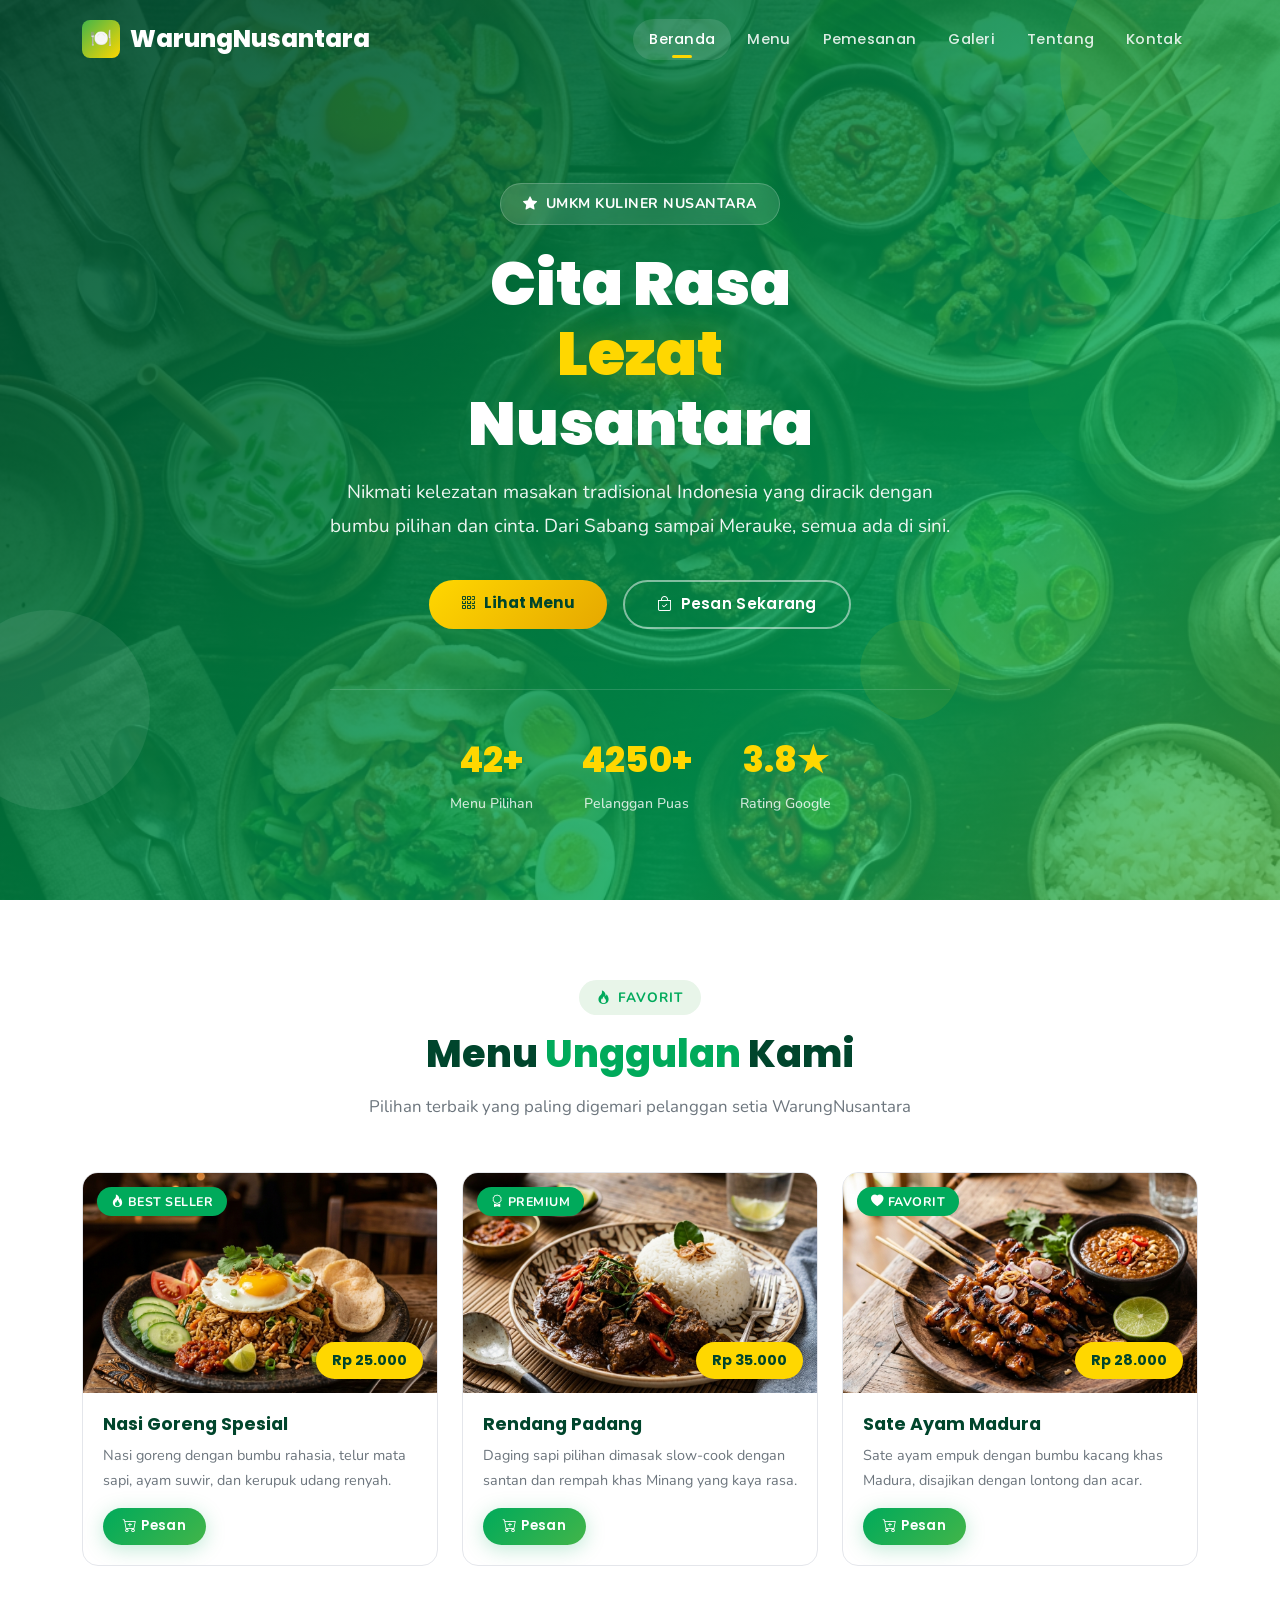
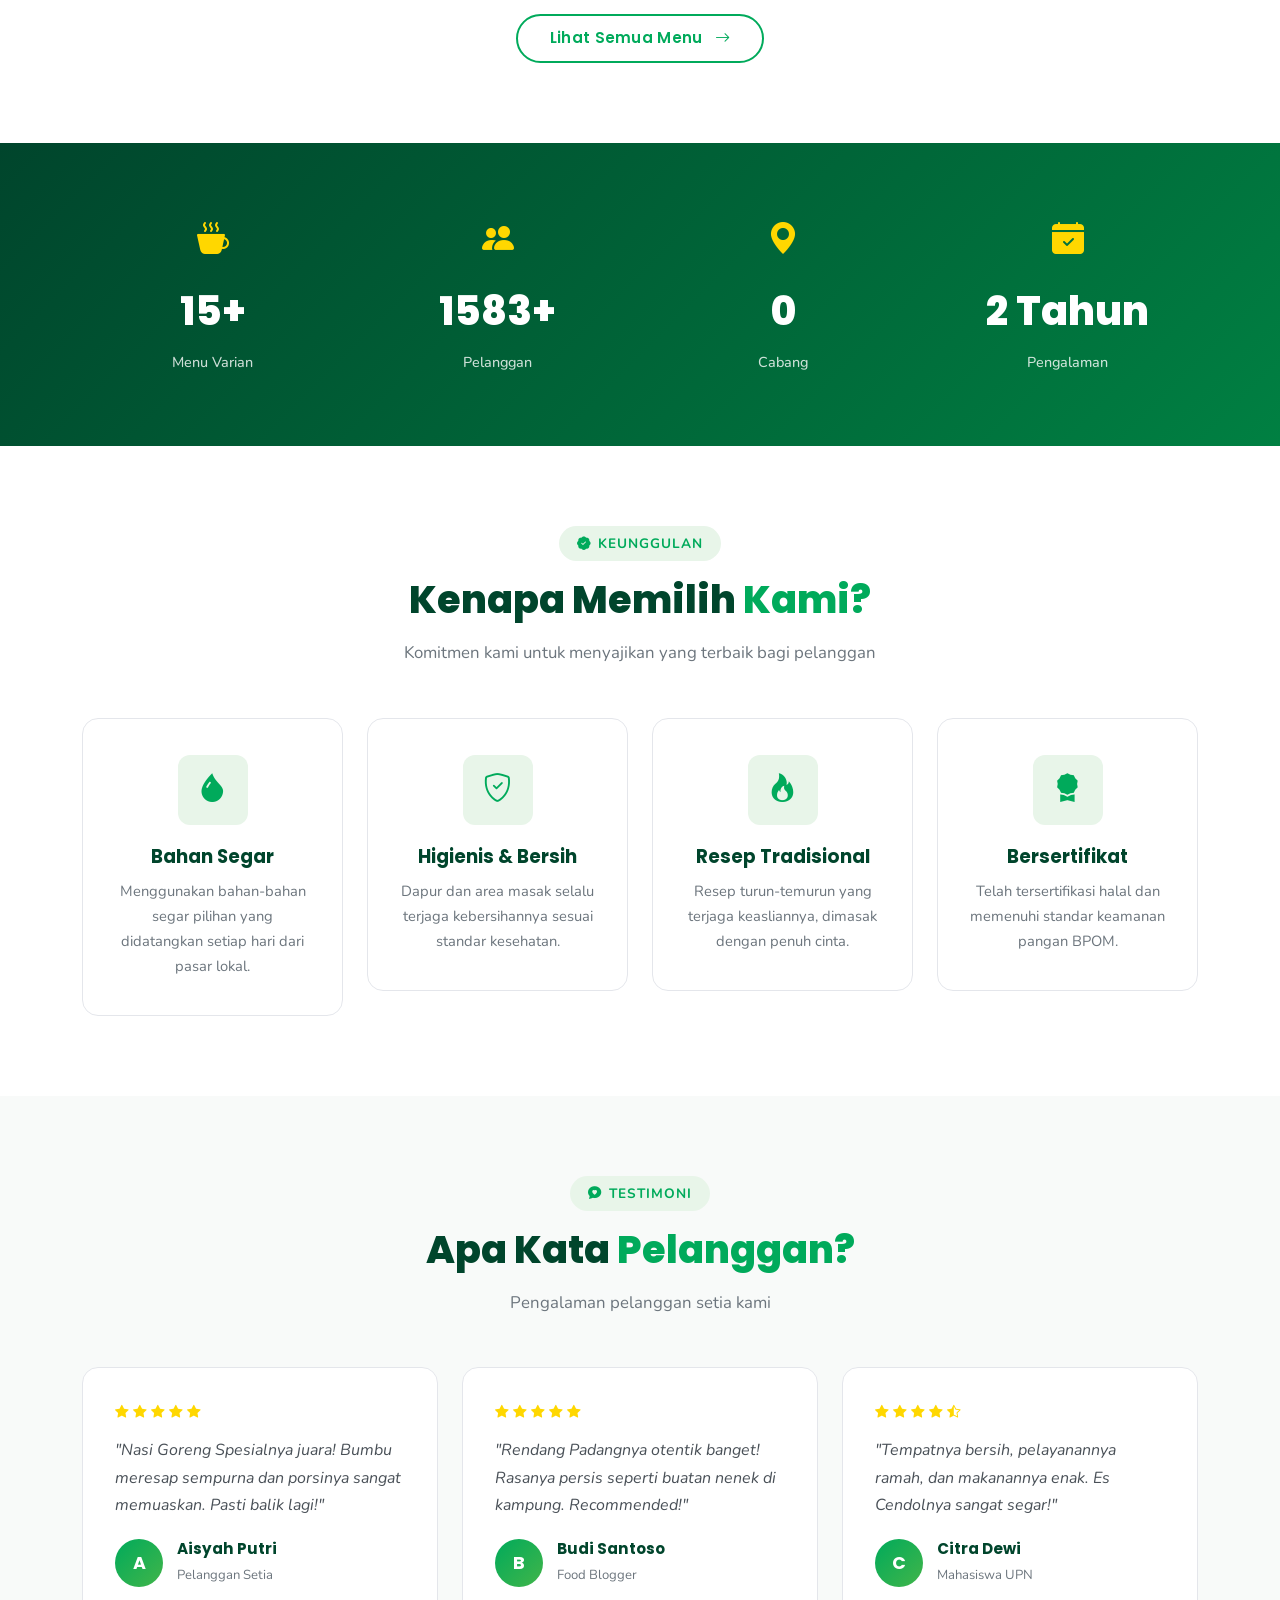
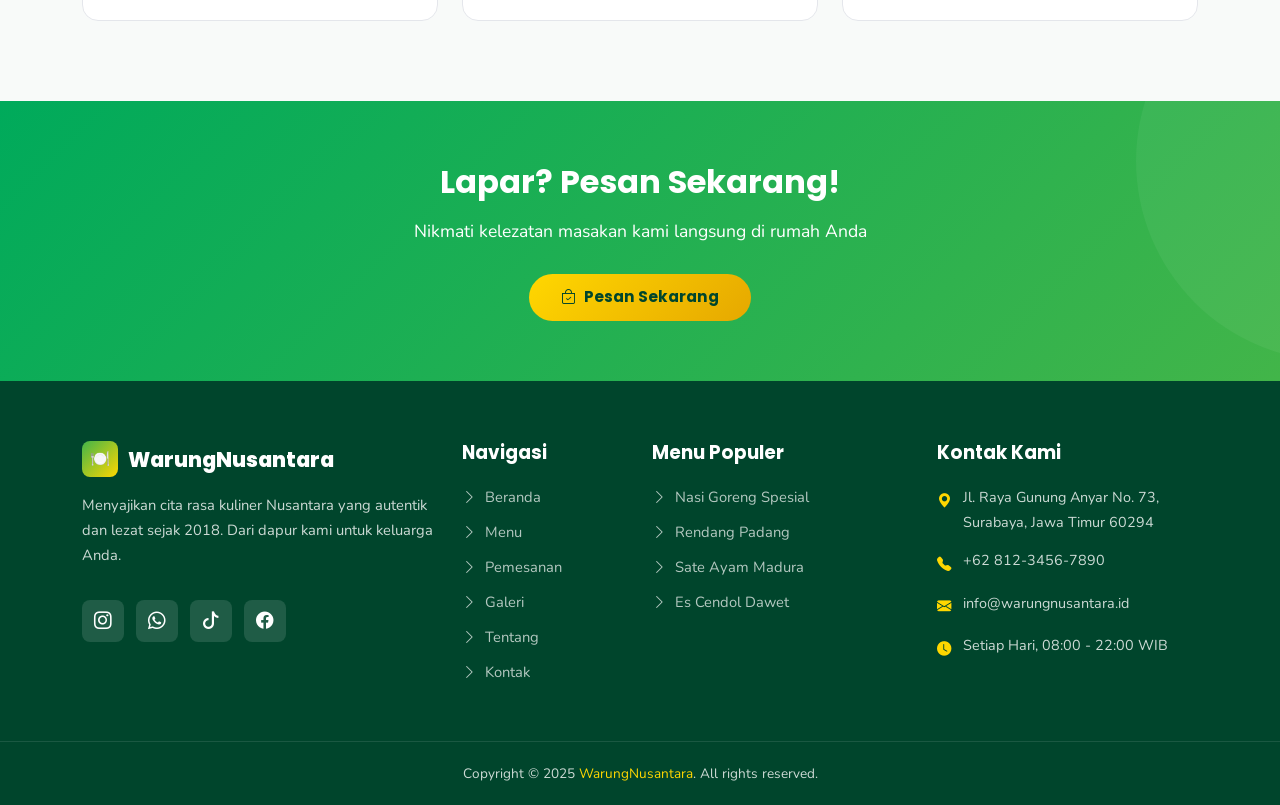
<file: index.html>
<!DOCTYPE html>
<html lang="id">
<head>
  <meta charset="UTF-8">
  <meta name="viewport" content="width=device-width, initial-scale=1.0">
  <title>WarungNusantara - Cita Rasa Kuliner Nusantara</title>
  <meta name="description" content="WarungNusantara menyajikan cita rasa kuliner Nusantara yang autentik dan lezat. Nikmati Nasi Goreng, Rendang, Sate Ayam, dan masih banyak lagi.">
  <!-- Bootstrap 5.3 CSS -->
  <link href="https://cdn.jsdelivr.net/npm/bootstrap@5.3.0/dist/css/bootstrap.min.css" rel="stylesheet">
  <!-- Bootstrap Icons -->
  <link href="https://cdn.jsdelivr.net/npm/bootstrap-icons@1.11.0/font/bootstrap-icons.css" rel="stylesheet">
  <!-- AOS Animation -->
  <link href="https://unpkg.com/aos@2.3.1/dist/aos.css" rel="stylesheet">
  <!-- Custom CSS -->
  <link rel="stylesheet" href="css/style.css">
</head>
<body>

  <!-- Preloader -->
  <div id="preloader">
    <div class="preloader-spinner"></div>
  </div>

  <!-- Navbar -->
  <nav class="navbar navbar-expand-lg navbar-custom fixed-top" id="mainNavbar">
    <div class="container">
      <a class="navbar-brand" href="index.html">
        <div class="brand-icon">🍽️</div>
        WarungNusantara
      </a>
      <button class="navbar-toggler" type="button" data-bs-toggle="collapse" data-bs-target="#navbarNav">
        <span class="navbar-toggler-icon"></span>
      </button>
      <div class="collapse navbar-collapse" id="navbarNav">
        <ul class="navbar-nav ms-auto">
          <li class="nav-item"><a class="nav-link" href="index.html">Beranda</a></li>
          <li class="nav-item"><a class="nav-link" href="menu.html">Menu</a></li>
          <li class="nav-item"><a class="nav-link" href="order.html">Pemesanan</a></li>
          <li class="nav-item"><a class="nav-link" href="galeri.html">Galeri</a></li>
          <li class="nav-item"><a class="nav-link" href="about.html">Tentang</a></li>
          <li class="nav-item"><a class="nav-link" href="kontak.html">Kontak</a></li>
        </ul>
      </div>
    </div>
  </nav>

  <!-- Hero Section -->
  <section class="hero-section" id="hero">
    <div class="hero-bg">
      <img src="img/hero-food.png" alt="Indonesian Food Spread">
    </div>
    <div class="hero-particles">
      <div class="particle"></div>
      <div class="particle"></div>
      <div class="particle"></div>
      <div class="particle"></div>
    </div>
    <div class="hero-content">
      <div class="hero-badge">
        <i class="bi bi-star-fill"></i> UMKM Kuliner Nusantara
      </div>
      <h1>Cita Rasa<br><span class="text-accent" id="typingText">Lezat</span><br>Nusantara</h1>
      <p class="hero-desc">Nikmati kelezatan masakan tradisional Indonesia yang diracik dengan bumbu pilihan dan cinta. Dari Sabang sampai Merauke, semua ada di sini.</p>
      <div class="hero-buttons">
        <a href="menu.html" class="btn btn-accent btn-lg">
          <i class="bi bi-grid-3x3-gap me-2"></i>Lihat Menu
        </a>
        <a href="order.html" class="btn btn-outline-custom btn-lg">
          <i class="bi bi-bag-check me-2"></i>Pesan Sekarang
        </a>
      </div>
      <div class="hero-stats">
        <div class="stat-item">
          <span class="stat-number counter" data-target="50" data-suffix="+">0</span>
          <span class="stat-label">Menu Pilihan</span>
        </div>
        <div class="stat-item">
          <span class="stat-number counter" data-target="5000" data-suffix="+">0</span>
          <span class="stat-label">Pelanggan Puas</span>
        </div>
        <div class="stat-item">
          <span class="stat-number counter" data-target="4" data-suffix=".8★">0</span>
          <span class="stat-label">Rating Google</span>
        </div>
      </div>
    </div>
  </section>

  <!-- Menu Unggulan Section -->
  <section class="section-padding" id="menuUnggulan">
    <div class="container">
      <div class="section-title" data-aos="fade-up">
        <div class="section-badge"><i class="bi bi-fire"></i> Favorit</div>
        <h2>Menu <span class="text-accent">Unggulan</span> Kami</h2>
        <p>Pilihan terbaik yang paling digemari pelanggan setia WarungNusantara</p>
      </div>
      <div class="row g-4">
        <!-- Card 1 -->
        <div class="col-lg-4 col-md-6" data-aos="fade-up" data-aos-delay="100">
          <div class="menu-card">
            <div class="card-img-wrapper">
              <img src="img/nasi-goreng.png" alt="Nasi Goreng Spesial">
              <span class="card-badge"><i class="bi bi-fire me-1"></i>Best Seller</span>
              <span class="card-price">Rp 25.000</span>
            </div>
            <div class="card-body">
              <h5>Nasi Goreng Spesial</h5>
              <p>Nasi goreng dengan bumbu rahasia, telur mata sapi, ayam suwir, dan kerupuk udang renyah.</p>
              <a href="order.html" class="btn btn-primary-custom btn-sm">
                <i class="bi bi-cart-plus me-1"></i>Pesan
              </a>
            </div>
          </div>
        </div>
        <!-- Card 2 -->
        <div class="col-lg-4 col-md-6" data-aos="fade-up" data-aos-delay="200">
          <div class="menu-card">
            <div class="card-img-wrapper">
              <img src="img/rendang.png" alt="Rendang Padang">
              <span class="card-badge"><i class="bi bi-award me-1"></i>Premium</span>
              <span class="card-price">Rp 35.000</span>
            </div>
            <div class="card-body">
              <h5>Rendang Padang</h5>
              <p>Daging sapi pilihan dimasak slow-cook dengan santan dan rempah khas Minang yang kaya rasa.</p>
              <a href="order.html" class="btn btn-primary-custom btn-sm">
                <i class="bi bi-cart-plus me-1"></i>Pesan
              </a>
            </div>
          </div>
        </div>
        <!-- Card 3 -->
        <div class="col-lg-4 col-md-6" data-aos="fade-up" data-aos-delay="300">
          <div class="menu-card">
            <div class="card-img-wrapper">
              <img src="img/sate-ayam.png" alt="Sate Ayam Madura">
              <span class="card-badge"><i class="bi bi-heart-fill me-1"></i>Favorit</span>
              <span class="card-price">Rp 28.000</span>
            </div>
            <div class="card-body">
              <h5>Sate Ayam Madura</h5>
              <p>Sate ayam empuk dengan bumbu kacang khas Madura, disajikan dengan lontong dan acar.</p>
              <a href="order.html" class="btn btn-primary-custom btn-sm">
                <i class="bi bi-cart-plus me-1"></i>Pesan
              </a>
            </div>
          </div>
        </div>
      </div>
      <div class="text-center mt-5" data-aos="fade-up">
        <a href="menu.html" class="btn btn-outline-custom" style="color:var(--primary);border-color:var(--primary);">
          Lihat Semua Menu <i class="bi bi-arrow-right ms-2"></i>
        </a>
      </div>
    </div>
  </section>

  <!-- Stats Section -->
  <section class="stats-section">
    <div class="container">
      <div class="row g-4">
        <div class="col-6 col-lg-3" data-aos="fade-up">
          <div class="stat-box">
            <div class="stat-icon"><i class="bi bi-cup-hot-fill"></i></div>
            <span class="counter" data-target="50" data-suffix="+">0</span>
            <span class="stat-label">Menu Varian</span>
          </div>
        </div>
        <div class="col-6 col-lg-3" data-aos="fade-up" data-aos-delay="100">
          <div class="stat-box">
            <div class="stat-icon"><i class="bi bi-people-fill"></i></div>
            <span class="counter" data-target="5000" data-suffix="+">0</span>
            <span class="stat-label">Pelanggan </span>
          </div>
        </div>
        <div class="col-6 col-lg-3" data-aos="fade-up" data-aos-delay="200">
          <div class="stat-box">
            <div class="stat-icon"><i class="bi bi-geo-alt-fill"></i></div>
            <span class="counter" data-target="3">0</span>
            <span class="stat-label">Cabang</span>
          </div>
        </div>
        <div class="col-6 col-lg-3" data-aos="fade-up" data-aos-delay="300">
          <div class="stat-box">
            <div class="stat-icon"><i class="bi bi-calendar-check-fill"></i></div>
            <span class="counter" data-target="8" data-suffix=" Tahun">0</span>
            <span class="stat-label">Pengalaman</span>
          </div>
        </div>
      </div>
    </div>
  </section>

  <!-- Kenapa Kami Section -->
  <section class="section-padding" id="kenapaKami">
    <div class="container">
      <div class="section-title" data-aos="fade-up">
        <div class="section-badge"><i class="bi bi-patch-check-fill"></i> Keunggulan</div>
        <h2>Kenapa Memilih <span class="text-accent">Kami?</span></h2>
        <p>Komitmen kami untuk menyajikan yang terbaik bagi pelanggan</p>
      </div>
      <div class="row g-4">
        <div class="col-lg-3 col-md-6" data-aos="fade-up" data-aos-delay="100">
          <div class="feature-card">
            <div class="feature-icon"><i class="bi bi-droplet-fill"></i></div>
            <h5>Bahan Segar</h5>
            <p>Menggunakan bahan-bahan segar pilihan yang didatangkan setiap hari dari pasar lokal.</p>
          </div>
        </div>
        <div class="col-lg-3 col-md-6" data-aos="fade-up" data-aos-delay="200">
          <div class="feature-card">
            <div class="feature-icon"><i class="bi bi-shield-check"></i></div>
            <h5>Higienis & Bersih</h5>
            <p>Dapur dan area masak selalu terjaga kebersihannya sesuai standar kesehatan.</p>
          </div>
        </div>
        <div class="col-lg-3 col-md-6" data-aos="fade-up" data-aos-delay="300">
          <div class="feature-card">
            <div class="feature-icon"><i class="bi bi-fire"></i></div>
            <h5>Resep Tradisional</h5>
            <p>Resep turun-temurun yang terjaga keasliannya, dimasak dengan penuh cinta.</p>
          </div>
        </div>
        <div class="col-lg-3 col-md-6" data-aos="fade-up" data-aos-delay="400">
          <div class="feature-card">
            <div class="feature-icon"><i class="bi bi-award-fill"></i></div>
            <h5>Bersertifikat</h5>
            <p>Telah tersertifikasi halal dan memenuhi standar keamanan pangan BPOM.</p>
          </div>
        </div>
      </div>
    </div>
  </section>

  <!-- Testimonial Section -->
  <section class="section-padding" style="background: var(--off-white);" id="testimoni">
    <div class="container">
      <div class="section-title" data-aos="fade-up">
        <div class="section-badge"><i class="bi bi-chat-heart-fill"></i> Testimoni</div>
        <h2>Apa Kata <span class="text-accent">Pelanggan?</span></h2>
        <p>Pengalaman pelanggan setia kami</p>
      </div>
      <div class="row g-4">
        <div class="col-lg-4 col-md-6" data-aos="fade-up" data-aos-delay="100">
          <div class="testimonial-card">
            <div class="stars">
              <i class="bi bi-star-fill"></i>
              <i class="bi bi-star-fill"></i>
              <i class="bi bi-star-fill"></i>
              <i class="bi bi-star-fill"></i>
              <i class="bi bi-star-fill"></i>
            </div>
            <p>"Nasi Goreng Spesialnya juara! Bumbu meresap sempurna dan porsinya sangat memuaskan. Pasti balik lagi!"</p>
            <div class="reviewer">
              <div class="reviewer-avatar">A</div>
              <div class="reviewer-info">
                <h6>Aisyah Putri</h6>
                <small>Pelanggan Setia</small>
              </div>
            </div>
          </div>
        </div>
        <div class="col-lg-4 col-md-6" data-aos="fade-up" data-aos-delay="200">
          <div class="testimonial-card">
            <div class="stars">
              <i class="bi bi-star-fill"></i>
              <i class="bi bi-star-fill"></i>
              <i class="bi bi-star-fill"></i>
              <i class="bi bi-star-fill"></i>
              <i class="bi bi-star-fill"></i>
            </div>
            <p>"Rendang Padangnya otentik banget! Rasanya persis seperti buatan nenek di kampung. Recommended!"</p>
            <div class="reviewer">
              <div class="reviewer-avatar">B</div>
              <div class="reviewer-info">
                <h6>Budi Santoso</h6>
                <small>Food Blogger</small>
              </div>
            </div>
          </div>
        </div>
        <div class="col-lg-4 col-md-6" data-aos="fade-up" data-aos-delay="300">
          <div class="testimonial-card">
            <div class="stars">
              <i class="bi bi-star-fill"></i>
              <i class="bi bi-star-fill"></i>
              <i class="bi bi-star-fill"></i>
              <i class="bi bi-star-fill"></i>
              <i class="bi bi-star-half"></i>
            </div>
            <p>"Tempatnya bersih, pelayanannya ramah, dan makanannya enak. Es Cendolnya sangat segar!"</p>
            <div class="reviewer">
              <div class="reviewer-avatar">C</div>
              <div class="reviewer-info">
                <h6>Citra Dewi</h6>
                <small>Mahasiswa UPN</small>
              </div>
            </div>
          </div>
        </div>
      </div>
    </div>
  </section>

  <!-- CTA Section -->
  <section class="cta-section">
    <div class="container position-relative">
      <h2 data-aos="fade-up">Lapar? Pesan Sekarang!</h2>
      <p data-aos="fade-up" data-aos-delay="100">Nikmati kelezatan masakan kami langsung di rumah Anda</p>
      <a href="order.html" class="btn btn-accent btn-lg" data-aos="fade-up" data-aos-delay="200">
        <i class="bi bi-bag-check me-2"></i>Pesan Sekarang
      </a>
    </div>
  </section>

  <!-- Footer -->
  <footer class="footer" id="footer">
    <div class="container">
      <div class="row g-4">
        <!-- Brand -->
        <div class="col-lg-4 col-md-6">
          <div class="footer-brand">
            <div class="brand-icon">🍽️</div>
            <span>WarungNusantara</span>
          </div>
          <p>Menyajikan cita rasa kuliner Nusantara yang autentik dan lezat sejak 2018. Dari dapur kami untuk keluarga Anda.</p>
          <div class="social-links">
            <a href="#" title="Instagram"><i class="bi bi-instagram"></i></a>
            <a href="#" title="WhatsApp"><i class="bi bi-whatsapp"></i></a>
            <a href="#" title="TikTok"><i class="bi bi-tiktok"></i></a>
            <a href="#" title="Facebook"><i class="bi bi-facebook"></i></a>
          </div>
        </div>
        <!-- Quick Links -->
        <div class="col-lg-2 col-md-6">
          <h5>Navigasi</h5>
          <ul class="footer-links">
            <li><a href="index.html"><i class="bi bi-chevron-right"></i> Beranda</a></li>
            <li><a href="menu.html"><i class="bi bi-chevron-right"></i> Menu</a></li>
            <li><a href="order.html"><i class="bi bi-chevron-right"></i> Pemesanan</a></li>
            <li><a href="galeri.html"><i class="bi bi-chevron-right"></i> Galeri</a></li>
            <li><a href="about.html"><i class="bi bi-chevron-right"></i> Tentang</a></li>
            <li><a href="kontak.html"><i class="bi bi-chevron-right"></i> Kontak</a></li>
          </ul>
        </div>
        <!-- Menu Popular -->
        <div class="col-lg-3 col-md-6">
          <h5>Menu Populer</h5>
          <ul class="footer-links">
            <li><a href="menu.html"><i class="bi bi-chevron-right"></i> Nasi Goreng Spesial</a></li>
            <li><a href="menu.html"><i class="bi bi-chevron-right"></i> Rendang Padang</a></li>
            <li><a href="menu.html"><i class="bi bi-chevron-right"></i> Sate Ayam Madura</a></li>
            <li><a href="menu.html"><i class="bi bi-chevron-right"></i> Es Cendol Dawet</a></li>
          </ul>
        </div>
        <!-- Contact -->
        <div class="col-lg-3 col-md-6">
          <h5>Kontak Kami</h5>
          <div class="footer-contact-item">
            <i class="bi bi-geo-alt-fill"></i>
            <span>Jl. Raya Gunung Anyar No. 73, Surabaya, Jawa Timur 60294</span>
          </div>
          <div class="footer-contact-item">
            <i class="bi bi-telephone-fill"></i>
            <span>+62 812-3456-7890</span>
          </div>
          <div class="footer-contact-item">
            <i class="bi bi-envelope-fill"></i>
            <span>info@warungnusantara.id</span>
          </div>
          <div class="footer-contact-item">
            <i class="bi bi-clock-fill"></i>
            <span>Setiap Hari, 08:00 - 22:00 WIB</span>
          </div>
        </div>
      </div>
    </div>
    <div class="footer-bottom">
      <div class="container">
        <p>Copyright &copy; 2025 <a href="index.html">WarungNusantara</a>. All rights reserved.</p>
      </div>
    </div>
  </footer>

  <!-- Back to Top -->
  <button id="backToTop" class="back-to-top" title="Kembali ke atas">
    <i class="bi bi-arrow-up"></i>
  </button>

  <!-- Bootstrap JS -->
  <script src="https://cdn.jsdelivr.net/npm/bootstrap@5.3.0/dist/js/bootstrap.bundle.min.js"></script>
  <!-- AOS -->
  <script src="https://unpkg.com/aos@2.3.1/dist/aos.js"></script>
  <!-- Custom JS -->
  <script src="js/script.js"></script>
</body>
</html>
</file>
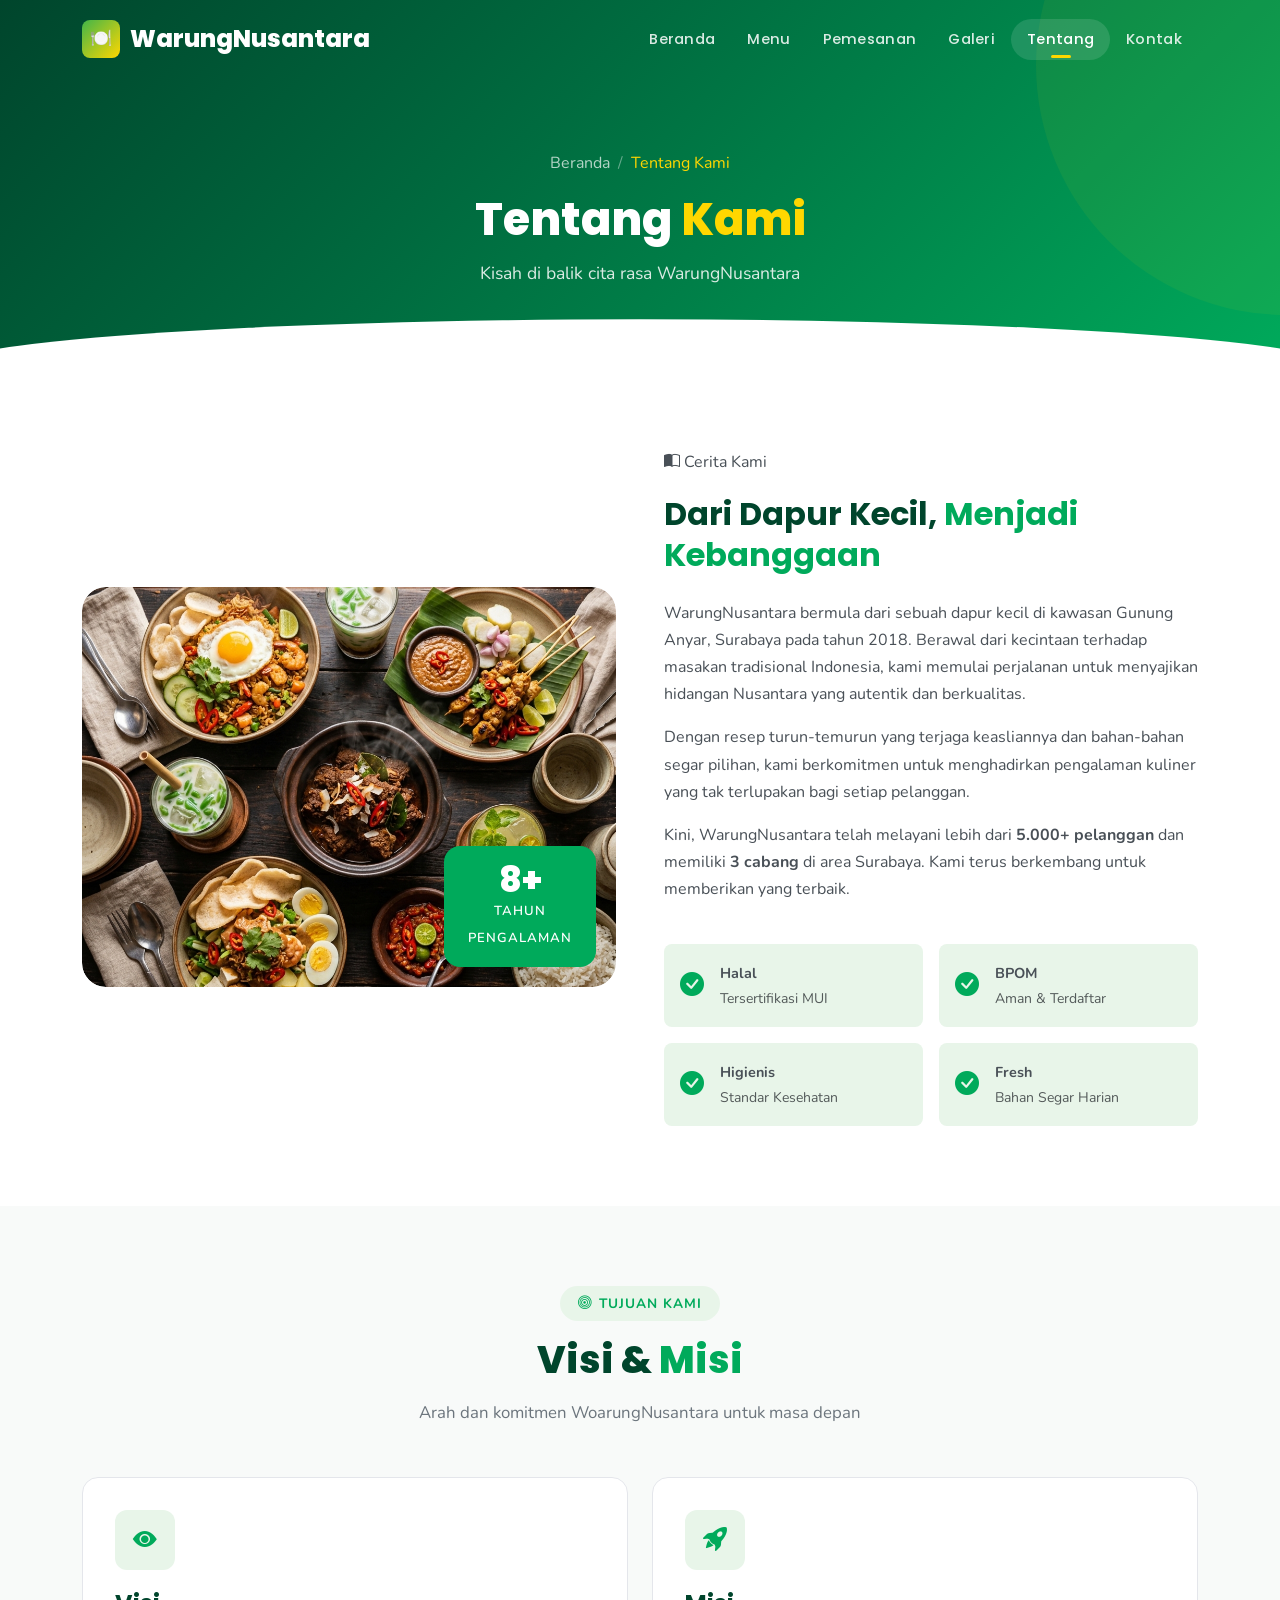
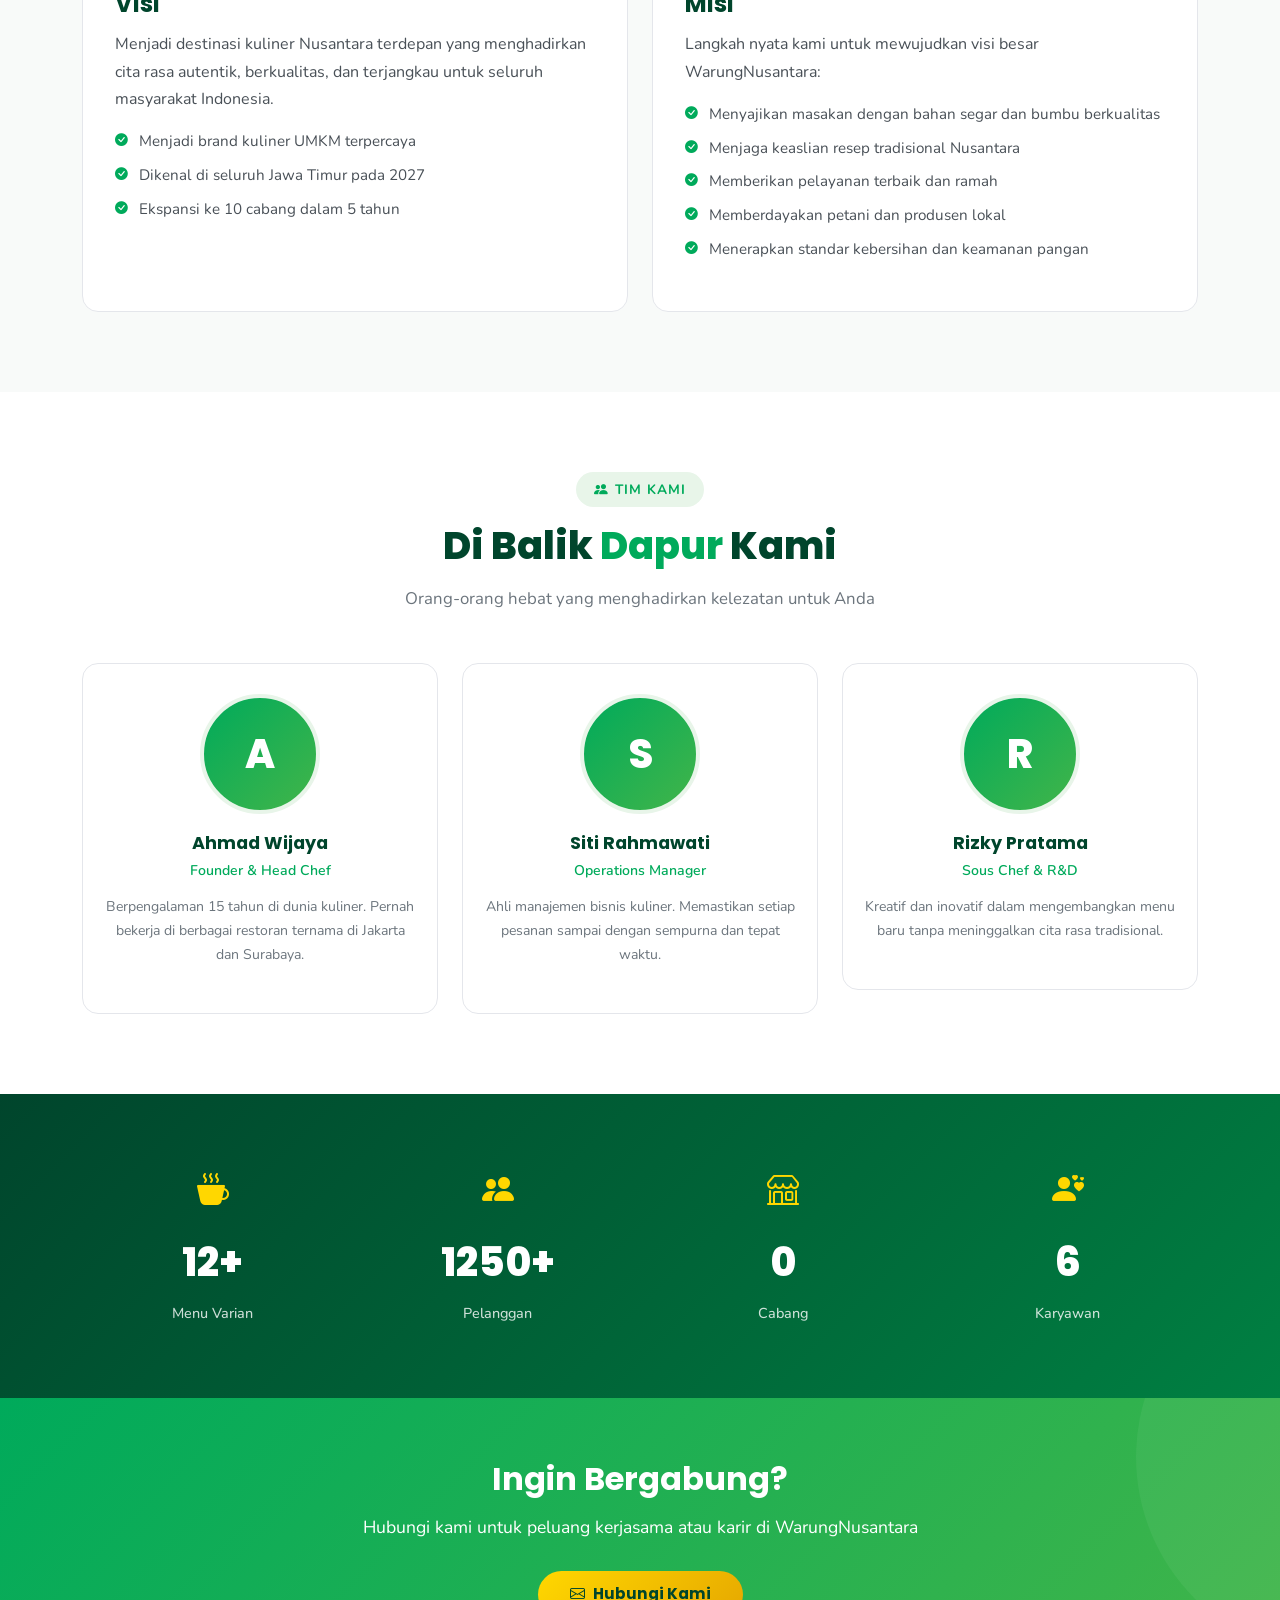
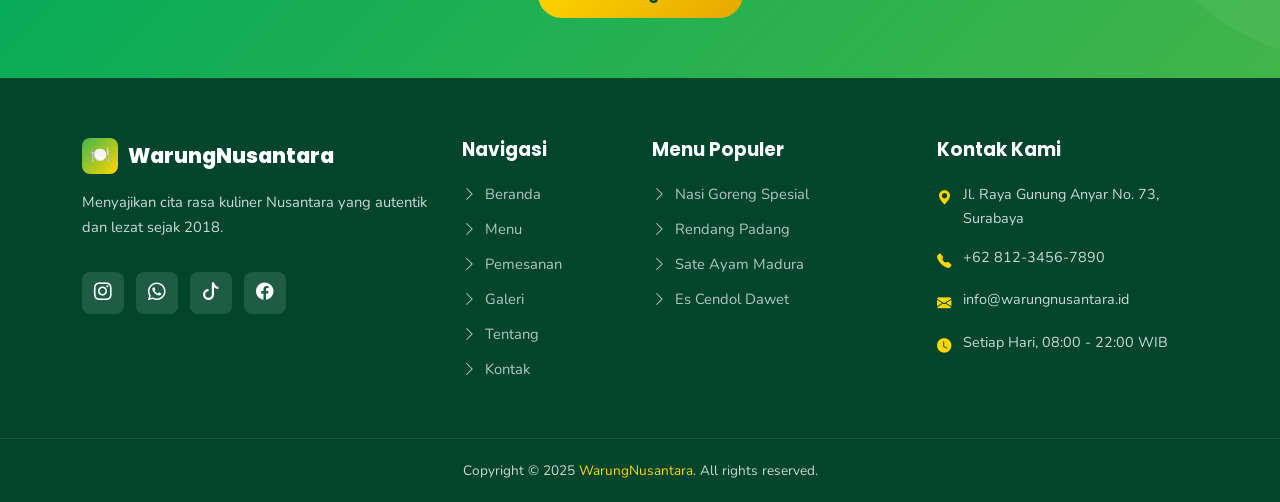
<file: about.html>
<!DOCTYPE html>
<html lang="id">
<head>
  <meta charset="UTF-8">
  <meta name="viewport" content="width=device-width, initial-scale=1.0">
  <title>Tentang Kami - WarungNusantara</title>
  <meta name="description" content="Kenali lebih dekat WarungNusantara. Kisah perjalanan, visi misi, dan tim kami dalam menyajikan kuliner Nusantara terbaik.">
  <link href="https://cdn.jsdelivr.net/npm/bootstrap@5.3.0/dist/css/bootstrap.min.css" rel="stylesheet">
  <link href="https://cdn.jsdelivr.net/npm/bootstrap-icons@1.11.0/font/bootstrap-icons.css" rel="stylesheet">
  <link href="https://unpkg.com/aos@2.3.1/dist/aos.css" rel="stylesheet">
  <link rel="stylesheet" href="css/style.css">
</head>
<body>

  <div id="preloader"><div class="preloader-spinner"></div></div>

  <!-- Navbar -->
  <nav class="navbar navbar-expand-lg navbar-custom fixed-top">
    <div class="container">
      <a class="navbar-brand" href="index.html">
        <div class="brand-icon">🍽️</div>
        WarungNusantara
      </a>
      <button class="navbar-toggler" type="button" data-bs-toggle="collapse" data-bs-target="#navbarNav">
        <span class="navbar-toggler-icon"></span>
      </button>
      <div class="collapse navbar-collapse" id="navbarNav">
        <ul class="navbar-nav ms-auto">
          <li class="nav-item"><a class="nav-link" href="index.html">Beranda</a></li>
          <li class="nav-item"><a class="nav-link" href="menu.html">Menu</a></li>
          <li class="nav-item"><a class="nav-link" href="order.html">Pemesanan</a></li>
          <li class="nav-item"><a class="nav-link" href="galeri.html">Galeri</a></li>
          <li class="nav-item"><a class="nav-link" href="about.html">Tentang</a></li>
          <li class="nav-item"><a class="nav-link" href="kontak.html">Kontak</a></li>
        </ul>
      </div>
    </div>
  </nav>

  <!-- Page Hero -->
  <section class="page-hero">
    <nav aria-label="breadcrumb">
      <ol class="breadcrumb">
        <li class="breadcrumb-item"><a href="index.html">Beranda</a></li>
        <li class="breadcrumb-item active">Tentang Kami</li>
      </ol>
    </nav>
    <h1>Tentang <span style="color:var(--accent);">Kami</span></h1>
    <p>Kisah di balik cita rasa WarungNusantara</p>
  </section>

  <!-- About Story Section -->
  <section class="section-padding">
    <div class="container">
      <div class="row align-items-center g-5">
        <div class="col-lg-6" data-aos="fade-right">
          <div class="about-img-wrapper">
            <img src="img/hero-food.png" alt="Tentang WarungNusantara">
            <div class="experience-badge">
              <span class="number">8+</span>
              <span class="text">Tahun<br>Pengalaman</span>
            </div>
          </div>
        </div>
        <div class="col-lg-6" data-aos="fade-left">
          <div class="section-badge mb-3"><i class="bi bi-book-half"></i> Cerita Kami</div>
          <h2 class="mb-4">Dari Dapur Kecil, <span style="color:var(--primary);">Menjadi Kebanggaan</span></h2>
          <p>WarungNusantara bermula dari sebuah dapur kecil di kawasan Gunung Anyar, Surabaya pada tahun 2018. Berawal dari kecintaan terhadap masakan tradisional Indonesia, kami memulai perjalanan untuk menyajikan hidangan Nusantara yang autentik dan berkualitas.</p>
          <p>Dengan resep turun-temurun yang terjaga keasliannya dan bahan-bahan segar pilihan, kami berkomitmen untuk menghadirkan pengalaman kuliner yang tak terlupakan bagi setiap pelanggan.</p>
          <p>Kini, WarungNusantara telah melayani lebih dari <strong>5.000+ pelanggan</strong> dan memiliki <strong>3 cabang</strong> di area Surabaya. Kami terus berkembang untuk memberikan yang terbaik.</p>

          <div class="row g-3 mt-4">
            <div class="col-6">
              <div class="d-flex align-items-center gap-3 p-3 rounded-3" style="background:var(--primary-lighter);">
                <i class="bi bi-check-circle-fill fs-4" style="color:var(--primary);"></i>
                <div>
                  <strong style="font-size:0.9rem;">Halal</strong>
                  <small class="d-block text-muted">Tersertifikasi MUI</small>
                </div>
              </div>
            </div>
            <div class="col-6">
              <div class="d-flex align-items-center gap-3 p-3 rounded-3" style="background:var(--primary-lighter);">
                <i class="bi bi-check-circle-fill fs-4" style="color:var(--primary);"></i>
                <div>
                  <strong style="font-size:0.9rem;">BPOM</strong>
                  <small class="d-block text-muted">Aman & Terdaftar</small>
                </div>
              </div>
            </div>
            <div class="col-6">
              <div class="d-flex align-items-center gap-3 p-3 rounded-3" style="background:var(--primary-lighter);">
                <i class="bi bi-check-circle-fill fs-4" style="color:var(--primary);"></i>
                <div>
                  <strong style="font-size:0.9rem;">Higienis</strong>
                  <small class="d-block text-muted">Standar Kesehatan</small>
                </div>
              </div>
            </div>
            <div class="col-6">
              <div class="d-flex align-items-center gap-3 p-3 rounded-3" style="background:var(--primary-lighter);">
                <i class="bi bi-check-circle-fill fs-4" style="color:var(--primary);"></i>
                <div>
                  <strong style="font-size:0.9rem;">Fresh</strong>
                  <small class="d-block text-muted">Bahan Segar Harian</small>
                </div>
              </div>
            </div>
          </div>
        </div>
      </div>
    </div>
  </section>

  <!-- Visi Misi Section -->
  <section class="section-padding" style="background:var(--off-white);">
    <div class="container">
      <div class="section-title" data-aos="fade-up">
        <div class="section-badge"><i class="bi bi-bullseye"></i> Tujuan Kami</div>
        <h2>Visi & <span class="text-accent">Misi</span></h2>
        <p>Arah dan komitmen WoarungNusantara untuk masa depan</p>
      </div>
      <div class="row g-4">
        <div class="col-lg-6" data-aos="fade-right">
          <div class="visi-misi-card">
            <div class="vm-icon"><i class="bi bi-eye-fill"></i></div>
            <h4>Visi</h4>
            <p>Menjadi destinasi kuliner Nusantara terdepan yang menghadirkan cita rasa autentik, berkualitas, dan terjangkau untuk seluruh masyarakat Indonesia.</p>
            <ul>
              <li>Menjadi brand kuliner UMKM terpercaya</li>
              <li>Dikenal di seluruh Jawa Timur pada 2027</li>
              <li>Ekspansi ke 10 cabang dalam 5 tahun</li>
            </ul>
          </div>
        </div>
        <div class="col-lg-6" data-aos="fade-left">
          <div class="visi-misi-card">
            <div class="vm-icon"><i class="bi bi-rocket-takeoff-fill"></i></div>
            <h4>Misi</h4>
            <p>Langkah nyata kami untuk mewujudkan visi besar WarungNusantara:</p>
            <ul>
              <li>Menyajikan masakan dengan bahan segar dan bumbu berkualitas</li>
              <li>Menjaga keaslian resep tradisional Nusantara</li>
              <li>Memberikan pelayanan terbaik dan ramah</li>
              <li>Memberdayakan petani dan produsen lokal</li>
              <li>Menerapkan standar kebersihan dan keamanan pangan</li>
            </ul>
          </div>
        </div>
      </div>
    </div>
  </section>

  <!-- Team Section -->
  <section class="section-padding">
    <div class="container">
      <div class="section-title" data-aos="fade-up">
        <div class="section-badge"><i class="bi bi-people-fill"></i> Tim Kami</div>
        <h2>Di Balik <span class="text-accent">Dapur</span> Kami</h2>
        <p>Orang-orang hebat yang menghadirkan kelezatan untuk Anda</p>
      </div>
      <div class="row g-4 justify-content-center">
        <div class="col-lg-4 col-md-6" data-aos="fade-up" data-aos-delay="100">
          <div class="team-card">
            <div class="team-avatar">A</div>
            <h5>Ahmad Wijaya</h5>
            <p class="team-role">Founder & Head Chef</p>
            <p>Berpengalaman 15 tahun di dunia kuliner. Pernah bekerja di berbagai restoran ternama di Jakarta dan Surabaya.</p>
          </div>
        </div>
        <div class="col-lg-4 col-md-6" data-aos="fade-up" data-aos-delay="200">
          <div class="team-card">
            <div class="team-avatar">S</div>
            <h5>Siti Rahmawati</h5>
            <p class="team-role">Operations Manager</p>
            <p>Ahli manajemen bisnis kuliner. Memastikan setiap pesanan sampai dengan sempurna dan tepat waktu.</p>
          </div>
        </div>
        <div class="col-lg-4 col-md-6" data-aos="fade-up" data-aos-delay="300">
          <div class="team-card">
            <div class="team-avatar">R</div>
            <h5>Rizky Pratama</h5>
            <p class="team-role">Sous Chef & R&D</p>
            <p>Kreatif dan inovatif dalam mengembangkan menu baru tanpa meninggalkan cita rasa tradisional.</p>
          </div>
        </div>
      </div>
    </div>
  </section>

  <!-- Stats -->
  <section class="stats-section">
    <div class="container">
      <div class="row g-4">
        <div class="col-6 col-lg-3" data-aos="fade-up">
          <div class="stat-box">
            <div class="stat-icon"><i class="bi bi-cup-hot-fill"></i></div>
            <span class="counter" data-target="50" data-suffix="+">0</span>
            <span class="stat-label">Menu Varian</span>
          </div>
        </div>
        <div class="col-6 col-lg-3" data-aos="fade-up" data-aos-delay="100">
          <div class="stat-box">
            <div class="stat-icon"><i class="bi bi-people-fill"></i></div>
            <span class="counter" data-target="5000" data-suffix="+">0</span>
            <span class="stat-label">Pelanggan</span>
          </div>
        </div>
        <div class="col-6 col-lg-3" data-aos="fade-up" data-aos-delay="200">
          <div class="stat-box">
            <div class="stat-icon"><i class="bi bi-shop"></i></div>
            <span class="counter" data-target="3">0</span>
            <span class="stat-label">Cabang</span>
          </div>
        </div>
        <div class="col-6 col-lg-3" data-aos="fade-up" data-aos-delay="300">
          <div class="stat-box">
            <div class="stat-icon"><i class="bi bi-person-hearts"></i></div>
            <span class="counter" data-target="25">0</span>
            <span class="stat-label">Karyawan</span>
          </div>
        </div>
      </div>
    </div>
  </section>

  <!-- CTA -->
  <section class="cta-section">
    <div class="container position-relative">
      <h2 data-aos="fade-up">Ingin Bergabung?</h2>
      <p data-aos="fade-up" data-aos-delay="100">Hubungi kami untuk peluang kerjasama atau karir di WarungNusantara</p>
      <a href="kontak.html" class="btn btn-accent btn-lg" data-aos="fade-up" data-aos-delay="200">
        <i class="bi bi-envelope me-2"></i>Hubungi Kami
      </a>
    </div>
  </section>

  <!-- Footer -->
  <footer class="footer">
    <div class="container">
      <div class="row g-4">
        <div class="col-lg-4 col-md-6">
          <div class="footer-brand"><div class="brand-icon">🍽️</div><span>WarungNusantara</span></div>
          <p>Menyajikan cita rasa kuliner Nusantara yang autentik dan lezat sejak 2018.</p>
          <div class="social-links">
            <a href="#"><i class="bi bi-instagram"></i></a>
            <a href="#"><i class="bi bi-whatsapp"></i></a>
            <a href="#"><i class="bi bi-tiktok"></i></a>
            <a href="#"><i class="bi bi-facebook"></i></a>
          </div>
        </div>
        <div class="col-lg-2 col-md-6">
          <h5>Navigasi</h5>
          <ul class="footer-links">
            <li><a href="index.html"><i class="bi bi-chevron-right"></i> Beranda</a></li>
            <li><a href="menu.html"><i class="bi bi-chevron-right"></i> Menu</a></li>
            <li><a href="order.html"><i class="bi bi-chevron-right"></i> Pemesanan</a></li>
            <li><a href="galeri.html"><i class="bi bi-chevron-right"></i> Galeri</a></li>
            <li><a href="about.html"><i class="bi bi-chevron-right"></i> Tentang</a></li>
            <li><a href="kontak.html"><i class="bi bi-chevron-right"></i> Kontak</a></li>
          </ul>
        </div>
        <div class="col-lg-3 col-md-6">
          <h5>Menu Populer</h5>
          <ul class="footer-links">
            <li><a href="menu.html"><i class="bi bi-chevron-right"></i> Nasi Goreng Spesial</a></li>
            <li><a href="menu.html"><i class="bi bi-chevron-right"></i> Rendang Padang</a></li>
            <li><a href="menu.html"><i class="bi bi-chevron-right"></i> Sate Ayam Madura</a></li>
            <li><a href="menu.html"><i class="bi bi-chevron-right"></i> Es Cendol Dawet</a></li>
          </ul>
        </div>
        <div class="col-lg-3 col-md-6">
          <h5>Kontak Kami</h5>
          <div class="footer-contact-item"><i class="bi bi-geo-alt-fill"></i><span>Jl. Raya Gunung Anyar No. 73, Surabaya</span></div>
          <div class="footer-contact-item"><i class="bi bi-telephone-fill"></i><span>+62 812-3456-7890</span></div>
          <div class="footer-contact-item"><i class="bi bi-envelope-fill"></i><span>info@warungnusantara.id</span></div>
          <div class="footer-contact-item"><i class="bi bi-clock-fill"></i><span>Setiap Hari, 08:00 - 22:00 WIB</span></div>
        </div>
      </div>
    </div>
    <div class="footer-bottom"><div class="container"><p>Copyright &copy; 2025 <a href="index.html">WarungNusantara</a>. All rights reserved.</p></div></div>
  </footer>

  <button id="backToTop" class="back-to-top"><i class="bi bi-arrow-up"></i></button>
  <script src="https://cdn.jsdelivr.net/npm/bootstrap@5.3.0/dist/js/bootstrap.bundle.min.js"></script>
  <script src="https://unpkg.com/aos@2.3.1/dist/aos.js"></script>
  <script src="js/script.js"></script>
</body>
</html>
</file>
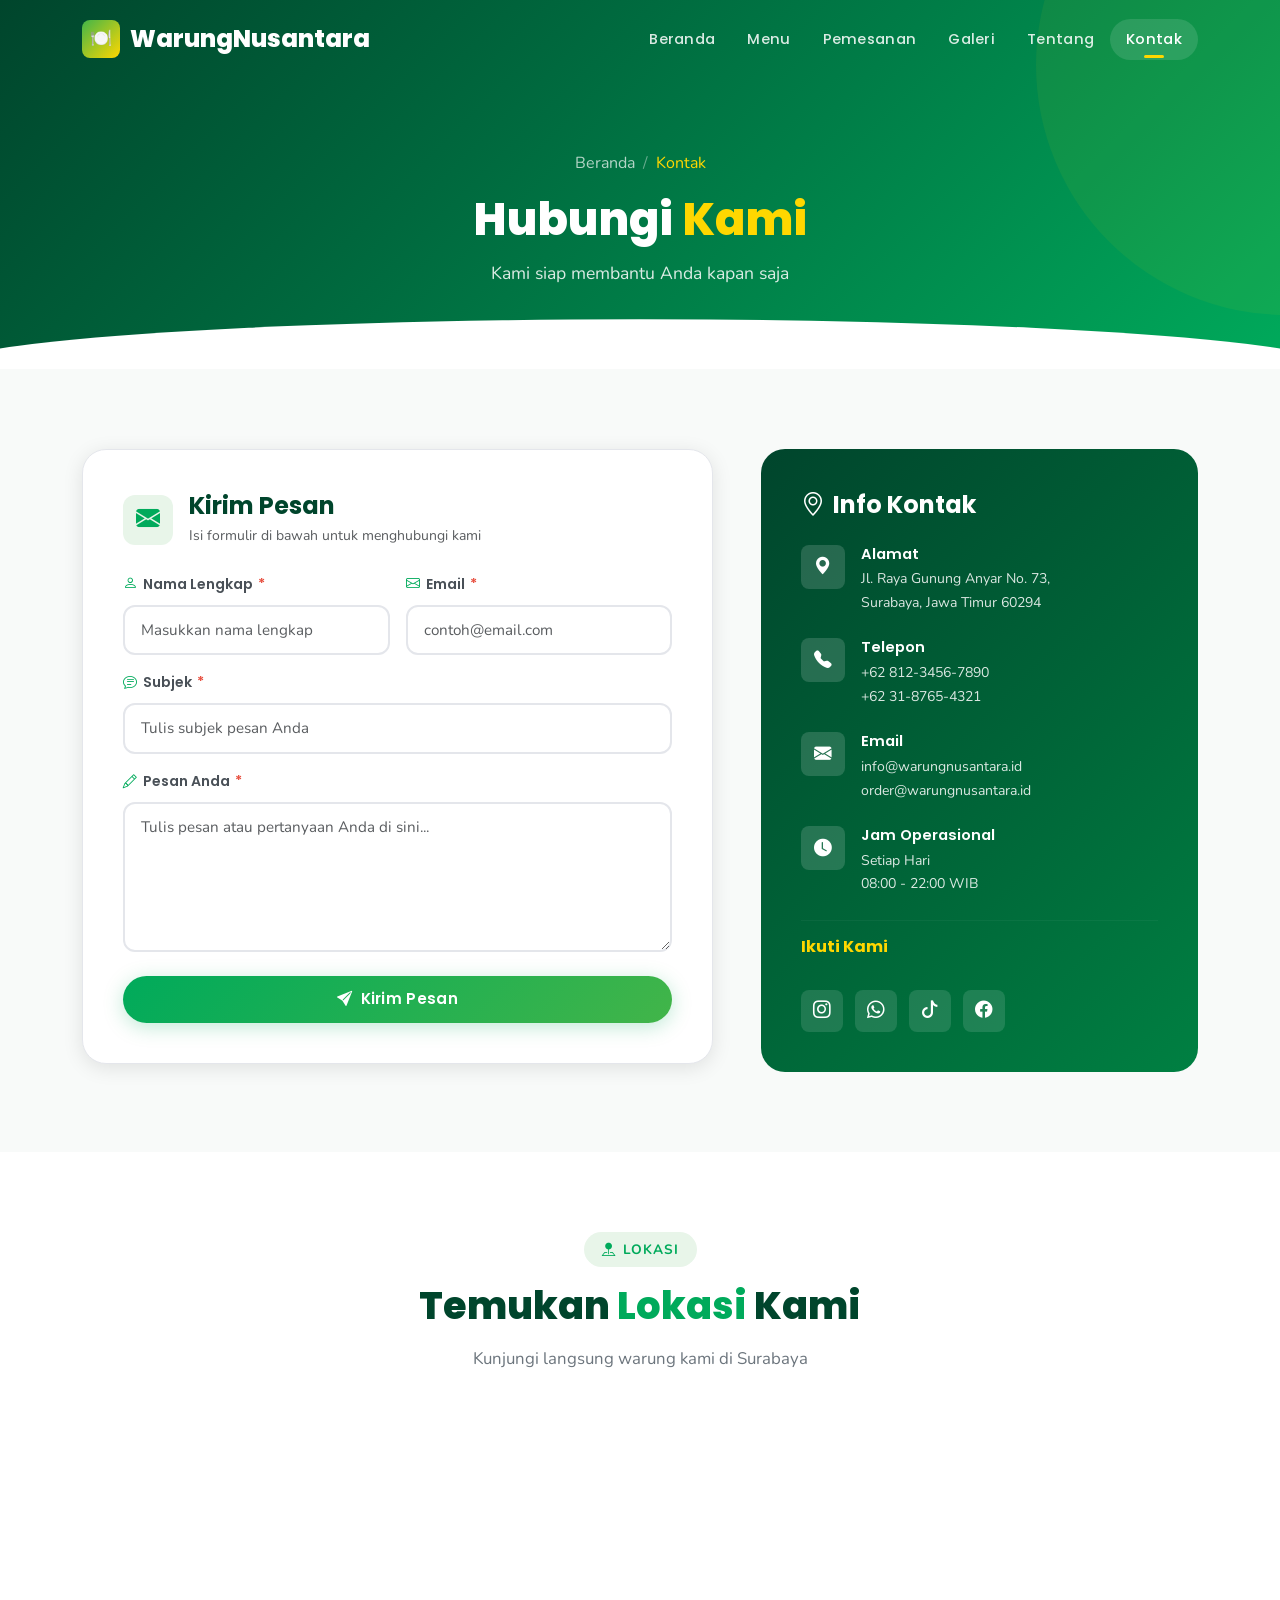
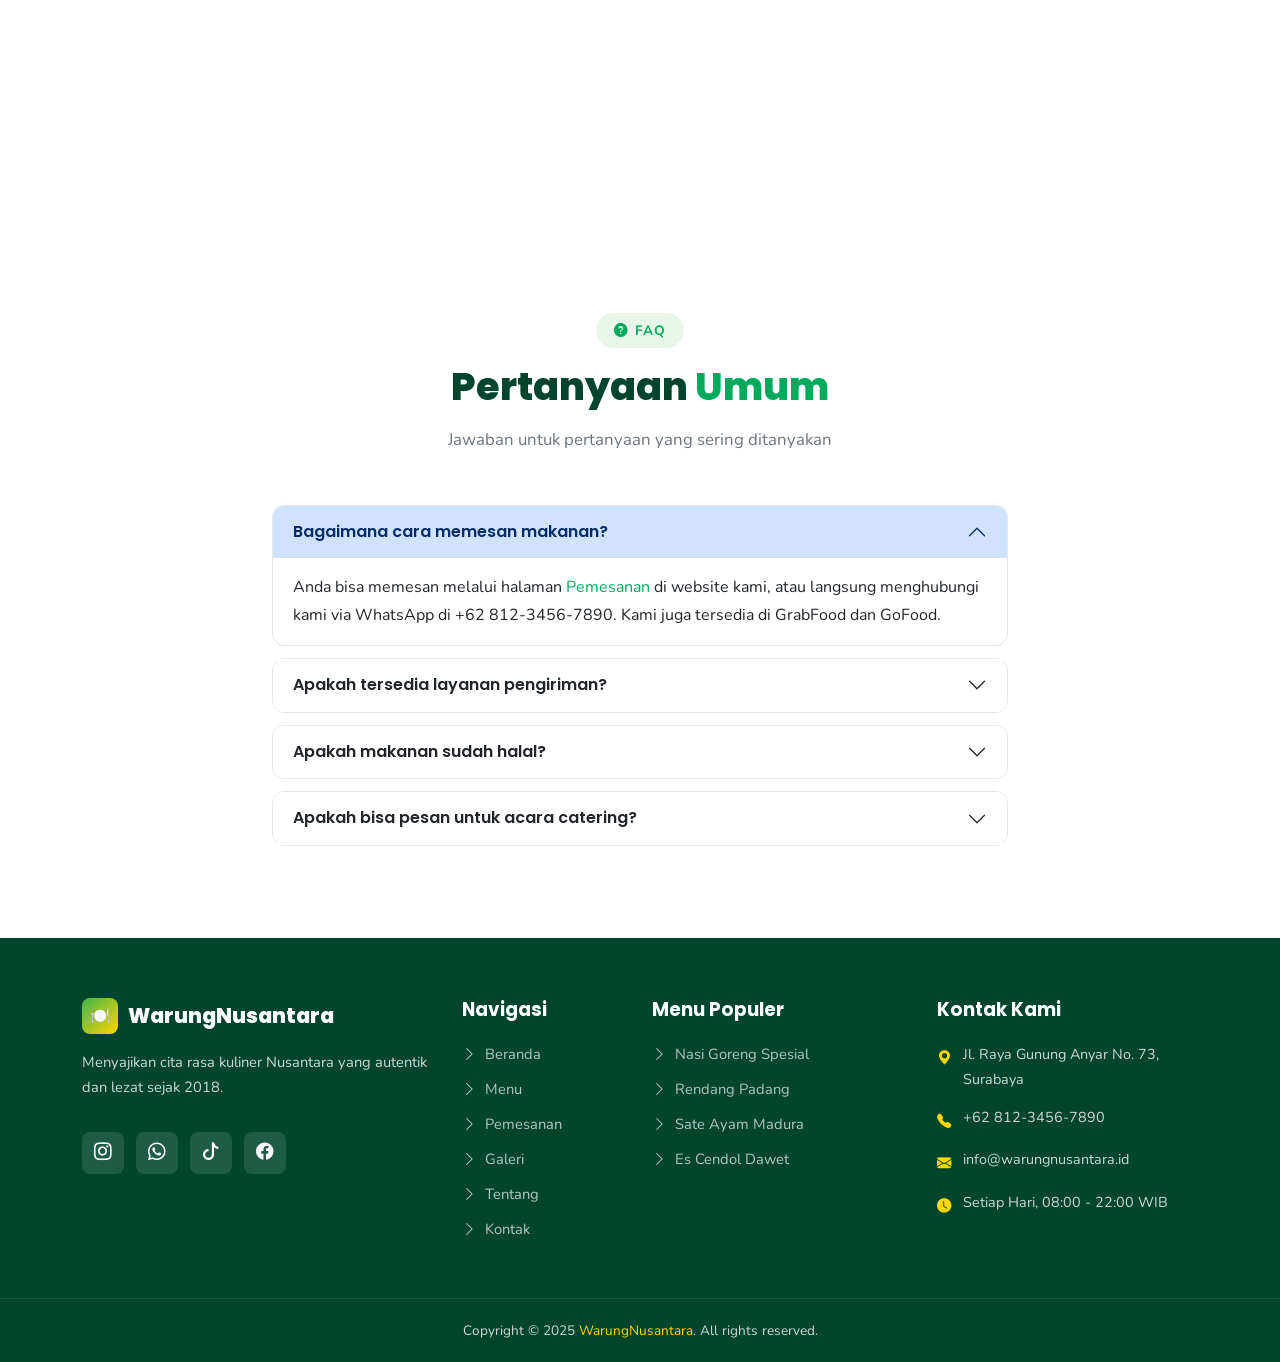
<file: kontak.html>
<!DOCTYPE html>
<html lang="id">
<head>
  <meta charset="UTF-8">
  <meta name="viewport" content="width=device-width, initial-scale=1.0">
  <title>Kontak Kami - WarungNusantara</title>
  <meta name="description" content="Hubungi WarungNusantara untuk pemesanan, kerjasama, atau pertanyaan. Kami siap membantu Anda!">
  <link href="https://cdn.jsdelivr.net/npm/bootstrap@5.3.0/dist/css/bootstrap.min.css" rel="stylesheet">
  <link href="https://cdn.jsdelivr.net/npm/bootstrap-icons@1.11.0/font/bootstrap-icons.css" rel="stylesheet">
  <link href="https://unpkg.com/aos@2.3.1/dist/aos.css" rel="stylesheet">
  <link rel="stylesheet" href="css/style.css">
</head>
<body>

  <div id="preloader"><div class="preloader-spinner"></div></div>

  <!-- Navbar -->
  <nav class="navbar navbar-expand-lg navbar-custom fixed-top">
    <div class="container">
      <a class="navbar-brand" href="index.html">
        <div class="brand-icon">🍽️</div>
        WarungNusantara
      </a>
      <button class="navbar-toggler" type="button" data-bs-toggle="collapse" data-bs-target="#navbarNav">
        <span class="navbar-toggler-icon"></span>
      </button>
      <div class="collapse navbar-collapse" id="navbarNav">
        <ul class="navbar-nav ms-auto">
          <li class="nav-item"><a class="nav-link" href="index.html">Beranda</a></li>
          <li class="nav-item"><a class="nav-link" href="menu.html">Menu</a></li>
          <li class="nav-item"><a class="nav-link" href="order.html">Pemesanan</a></li>
          <li class="nav-item"><a class="nav-link" href="galeri.html">Galeri</a></li>
          <li class="nav-item"><a class="nav-link" href="about.html">Tentang</a></li>
          <li class="nav-item"><a class="nav-link" href="kontak.html">Kontak</a></li>
        </ul>
      </div>
    </div>
  </nav>

  <!-- Page Hero -->
  <section class="page-hero">
    <nav aria-label="breadcrumb">
      <ol class="breadcrumb">
        <li class="breadcrumb-item"><a href="index.html">Beranda</a></li>
        <li class="breadcrumb-item active">Kontak</li>
      </ol>
    </nav>
    <h1>Hubungi <span style="color:var(--accent);">Kami</span></h1>
    <p>Kami siap membantu Anda kapan saja</p>
  </section>

  <!-- Contact Section -->
  <section class="section-padding form-section">
    <div class="container">
      <div class="row g-5">
        <!-- Contact Form -->
        <div class="col-lg-7" data-aos="fade-right">
          <div class="form-card">
            <div class="d-flex align-items-center gap-3 mb-4">
              <div style="width:50px;height:50px;background:var(--primary-lighter);border-radius:12px;display:flex;align-items:center;justify-content:center;">
                <i class="bi bi-envelope-fill fs-4" style="color:var(--primary);"></i>
              </div>
              <div>
                <h4 class="mb-0">Kirim Pesan</h4>
                <small class="text-muted">Isi formulir di bawah untuk menghubungi kami</small>
              </div>
            </div>

            <form id="contactForm">
              <div class="row g-3">
                <!-- Nama -->
                <div class="col-md-6">
                  <div class="field-group">
                    <label class="field-label" for="kontakNama">
                      <i class="bi bi-person"></i>Nama Lengkap <span class="required">*</span>
                    </label>
                    <input type="text" class="form-control" id="kontakNama" placeholder="Masukkan nama lengkap" required>
                  </div>
                </div>

                <!-- Email -->
                <div class="col-md-6">
                  <div class="field-group">
                    <label class="field-label" for="kontakEmail">
                      <i class="bi bi-envelope"></i>Email <span class="required">*</span>
                    </label>
                    <input type="email" class="form-control" id="kontakEmail" placeholder="contoh@email.com" required>
                  </div>
                </div>

                <!-- Subjek -->
                <div class="col-12">
                  <div class="field-group">
                    <label class="field-label" for="kontakSubjek">
                      <i class="bi bi-chat-text"></i>Subjek <span class="required">*</span>
                    </label>
                    <input type="text" class="form-control" id="kontakSubjek" placeholder="Tulis subjek pesan Anda" required>
                  </div>
                </div>

                <!-- Pesan -->
                <div class="col-12">
                  <div class="field-group">
                    <label class="field-label" for="kontakPesan">
                      <i class="bi bi-pencil"></i>Pesan Anda <span class="required">*</span>
                    </label>
                    <textarea class="form-control" id="kontakPesan" placeholder="Tulis pesan atau pertanyaan Anda di sini..." style="height:150px" required></textarea>
                  </div>
                </div>

                <!-- Submit -->
                <div class="col-12 mt-4">
                  <button type="submit" class="btn btn-primary-custom btn-lg w-100">
                    <i class="bi bi-send-fill me-2"></i>Kirim Pesan
                  </button>
                </div>
              </div>
            </form>
          </div>
        </div>

        <!-- Contact Info Sidebar -->
        <div class="col-lg-5" data-aos="fade-left">
          <div class="contact-info-card">
            <h4><i class="bi bi-geo-alt me-2"></i>Info Kontak</h4>

            <div class="contact-info-item">
              <div class="info-icon"><i class="bi bi-geo-alt-fill"></i></div>
              <div>
                <h6>Alamat</h6>
                <p>Jl. Raya Gunung Anyar No. 73,<br>Surabaya, Jawa Timur 60294</p>
              </div>
            </div>

            <div class="contact-info-item">
              <div class="info-icon"><i class="bi bi-telephone-fill"></i></div>
              <div>
                <h6>Telepon</h6>
                <p>+62 812-3456-7890<br>+62 31-8765-4321</p>
              </div>
            </div>

            <div class="contact-info-item">
              <div class="info-icon"><i class="bi bi-envelope-fill"></i></div>
              <div>
                <h6>Email</h6>
                <p>info@warungnusantara.id<br>order@warungnusantara.id</p>
              </div>
            </div>

            <div class="contact-info-item">
              <div class="info-icon"><i class="bi bi-clock-fill"></i></div>
              <div>
                <h6>Jam Operasional</h6>
                <p>Setiap Hari<br>08:00 - 22:00 WIB</p>
              </div>
            </div>

            <hr style="border-color:rgba(255,255,255,0.15);">

            <h6 class="mb-3" style="color:var(--accent);">Ikuti Kami</h6>
            <div class="social-links">
              <a href="#" title="Instagram"><i class="bi bi-instagram"></i></a>
              <a href="#" title="WhatsApp"><i class="bi bi-whatsapp"></i></a>
              <a href="#" title="TikTok"><i class="bi bi-tiktok"></i></a>
              <a href="#" title="Facebook"><i class="bi bi-facebook"></i></a>
            </div>
          </div>
        </div>
      </div>
    </div>
  </section>

  <!-- Map Section -->
  <section class="section-padding" style="padding-bottom:0;">
    <div class="container">
      <div class="section-title" data-aos="fade-up">
        <div class="section-badge"><i class="bi bi-pin-map-fill"></i> Lokasi</div>
        <h2>Temukan <span class="text-accent">Lokasi</span> Kami</h2>
        <p>Kunjungi langsung warung kami di Surabaya</p>
      </div>
    </div>
    <div data-aos="fade-up">
      <iframe
        src="https://www.google.com/maps/embed?pb=!1m18!1m12!1m3!1d3957.3!2d112.78!3d-7.33!2m3!1f0!2f0!3f0!3m2!1i1024!2i768!4f13.1!3m3!1m2!1s0x0%3A0x0!2zN8KwMTknNDguMCJTIDExMsKwNDYnNDguMCJF!5e0!3m2!1sid!2sid!4v1690000000000!5m2!1sid!2sid"
        width="100%"
        height="400"
        style="border:0; filter: saturate(0.8) contrast(1.1);"
        allowfullscreen=""
        loading="lazy"
        referrerpolicy="no-referrer-when-downgrade"
        title="Lokasi WarungNusantara">
      </iframe>
    </div>
  </section>

  <!-- FAQ Section -->
  <section class="section-padding">
    <div class="container">
      <div class="section-title" data-aos="fade-up">
        <div class="section-badge"><i class="bi bi-question-circle-fill"></i> FAQ</div>
        <h2>Pertanyaan <span class="text-accent">Umum</span></h2>
        <p>Jawaban untuk pertanyaan yang sering ditanyakan</p>
      </div>

      <div class="row justify-content-center">
        <div class="col-lg-8" data-aos="fade-up">
          <div class="accordion" id="faqAccordion">
            <div class="accordion-item" style="border-radius:var(--radius-md);margin-bottom:12px;border:1px solid var(--gray-200);overflow:hidden;">
              <h2 class="accordion-header">
                <button class="accordion-button" type="button" data-bs-toggle="collapse" data-bs-target="#faq1" style="font-family:var(--font-heading);font-weight:600;">
                  Bagaimana cara memesan makanan?
                </button>
              </h2>
              <div id="faq1" class="accordion-collapse collapse show" data-bs-parent="#faqAccordion">
                <div class="accordion-body">
                  Anda bisa memesan melalui halaman <a href="order.html">Pemesanan</a> di website kami, atau langsung menghubungi kami via WhatsApp di +62 812-3456-7890. Kami juga tersedia di GrabFood dan GoFood.
                </div>
              </div>
            </div>

            <div class="accordion-item" style="border-radius:var(--radius-md);margin-bottom:12px;border:1px solid var(--gray-200);overflow:hidden;">
              <h2 class="accordion-header">
                <button class="accordion-button collapsed" type="button" data-bs-toggle="collapse" data-bs-target="#faq2" style="font-family:var(--font-heading);font-weight:600;">
                  Apakah tersedia layanan pengiriman?
                </button>
              </h2>
              <div id="faq2" class="accordion-collapse collapse" data-bs-parent="#faqAccordion">
                <div class="accordion-body">
                  Ya! Kami melayani pengiriman untuk area Surabaya dan sekitarnya dengan estimasi 30-60 menit. Ongkir dihitung berdasarkan jarak dari lokasi warung kami.
                </div>
              </div>
            </div>

            <div class="accordion-item" style="border-radius:var(--radius-md);margin-bottom:12px;border:1px solid var(--gray-200);overflow:hidden;">
              <h2 class="accordion-header">
                <button class="accordion-button collapsed" type="button" data-bs-toggle="collapse" data-bs-target="#faq3" style="font-family:var(--font-heading);font-weight:600;">
                  Apakah makanan sudah halal?
                </button>
              </h2>
              <div id="faq3" class="accordion-collapse collapse" data-bs-parent="#faqAccordion">
                <div class="accordion-body">
                  Tentu! Semua menu kami telah tersertifikasi halal oleh MUI dan terdaftar di BPOM. Kami sangat memperhatikan kualitas dan keamanan pangan.
                </div>
              </div>
            </div>

            <div class="accordion-item" style="border-radius:var(--radius-md);margin-bottom:12px;border:1px solid var(--gray-200);overflow:hidden;">
              <h2 class="accordion-header">
                <button class="accordion-button collapsed" type="button" data-bs-toggle="collapse" data-bs-target="#faq4" style="font-family:var(--font-heading);font-weight:600;">
                  Apakah bisa pesan untuk acara catering?
                </button>
              </h2>
              <div id="faq4" class="accordion-collapse collapse" data-bs-parent="#faqAccordion">
                <div class="accordion-body">
                  Bisa! Kami melayani pesanan catering untuk acara kantor, ulang tahun, arisan, dan lainnya. Minimal order 20 porsi. Hubungi kami untuk info lebih lanjut dan negosiasi harga.
                </div>
              </div>
            </div>
          </div>
        </div>
      </div>
    </div>
  </section>

  <!-- Footer -->
  <footer class="footer">
    <div class="container">
      <div class="row g-4">
        <div class="col-lg-4 col-md-6">
          <div class="footer-brand"><div class="brand-icon">🍽️</div><span>WarungNusantara</span></div>
          <p>Menyajikan cita rasa kuliner Nusantara yang autentik dan lezat sejak 2018.</p>
          <div class="social-links">
            <a href="#"><i class="bi bi-instagram"></i></a>
            <a href="#"><i class="bi bi-whatsapp"></i></a>
            <a href="#"><i class="bi bi-tiktok"></i></a>
            <a href="#"><i class="bi bi-facebook"></i></a>
          </div>
        </div>
        <div class="col-lg-2 col-md-6">
          <h5>Navigasi</h5>
          <ul class="footer-links">
            <li><a href="index.html"><i class="bi bi-chevron-right"></i> Beranda</a></li>
            <li><a href="menu.html"><i class="bi bi-chevron-right"></i> Menu</a></li>
            <li><a href="order.html"><i class="bi bi-chevron-right"></i> Pemesanan</a></li>
            <li><a href="galeri.html"><i class="bi bi-chevron-right"></i> Galeri</a></li>
            <li><a href="about.html"><i class="bi bi-chevron-right"></i> Tentang</a></li>
            <li><a href="kontak.html"><i class="bi bi-chevron-right"></i> Kontak</a></li>
          </ul>
        </div>
        <div class="col-lg-3 col-md-6">
          <h5>Menu Populer</h5>
          <ul class="footer-links">
            <li><a href="menu.html"><i class="bi bi-chevron-right"></i> Nasi Goreng Spesial</a></li>
            <li><a href="menu.html"><i class="bi bi-chevron-right"></i> Rendang Padang</a></li>
            <li><a href="menu.html"><i class="bi bi-chevron-right"></i> Sate Ayam Madura</a></li>
            <li><a href="menu.html"><i class="bi bi-chevron-right"></i> Es Cendol Dawet</a></li>
          </ul>
        </div>
        <div class="col-lg-3 col-md-6">
          <h5>Kontak Kami</h5>
          <div class="footer-contact-item"><i class="bi bi-geo-alt-fill"></i><span>Jl. Raya Gunung Anyar No. 73, Surabaya</span></div>
          <div class="footer-contact-item"><i class="bi bi-telephone-fill"></i><span>+62 812-3456-7890</span></div>
          <div class="footer-contact-item"><i class="bi bi-envelope-fill"></i><span>info@warungnusantara.id</span></div>
          <div class="footer-contact-item"><i class="bi bi-clock-fill"></i><span>Setiap Hari, 08:00 - 22:00 WIB</span></div>
        </div>
      </div>
    </div>
    <div class="footer-bottom"><div class="container"><p>Copyright &copy; 2025 <a href="index.html">WarungNusantara</a>. All rights reserved.</p></div></div>
  </footer>

  <button id="backToTop" class="back-to-top"><i class="bi bi-arrow-up"></i></button>
  <script src="https://cdn.jsdelivr.net/npm/bootstrap@5.3.0/dist/js/bootstrap.bundle.min.js"></script>
  <script src="https://unpkg.com/aos@2.3.1/dist/aos.js"></script>
  <script src="js/script.js"></script>
</body>
</html>
</file>
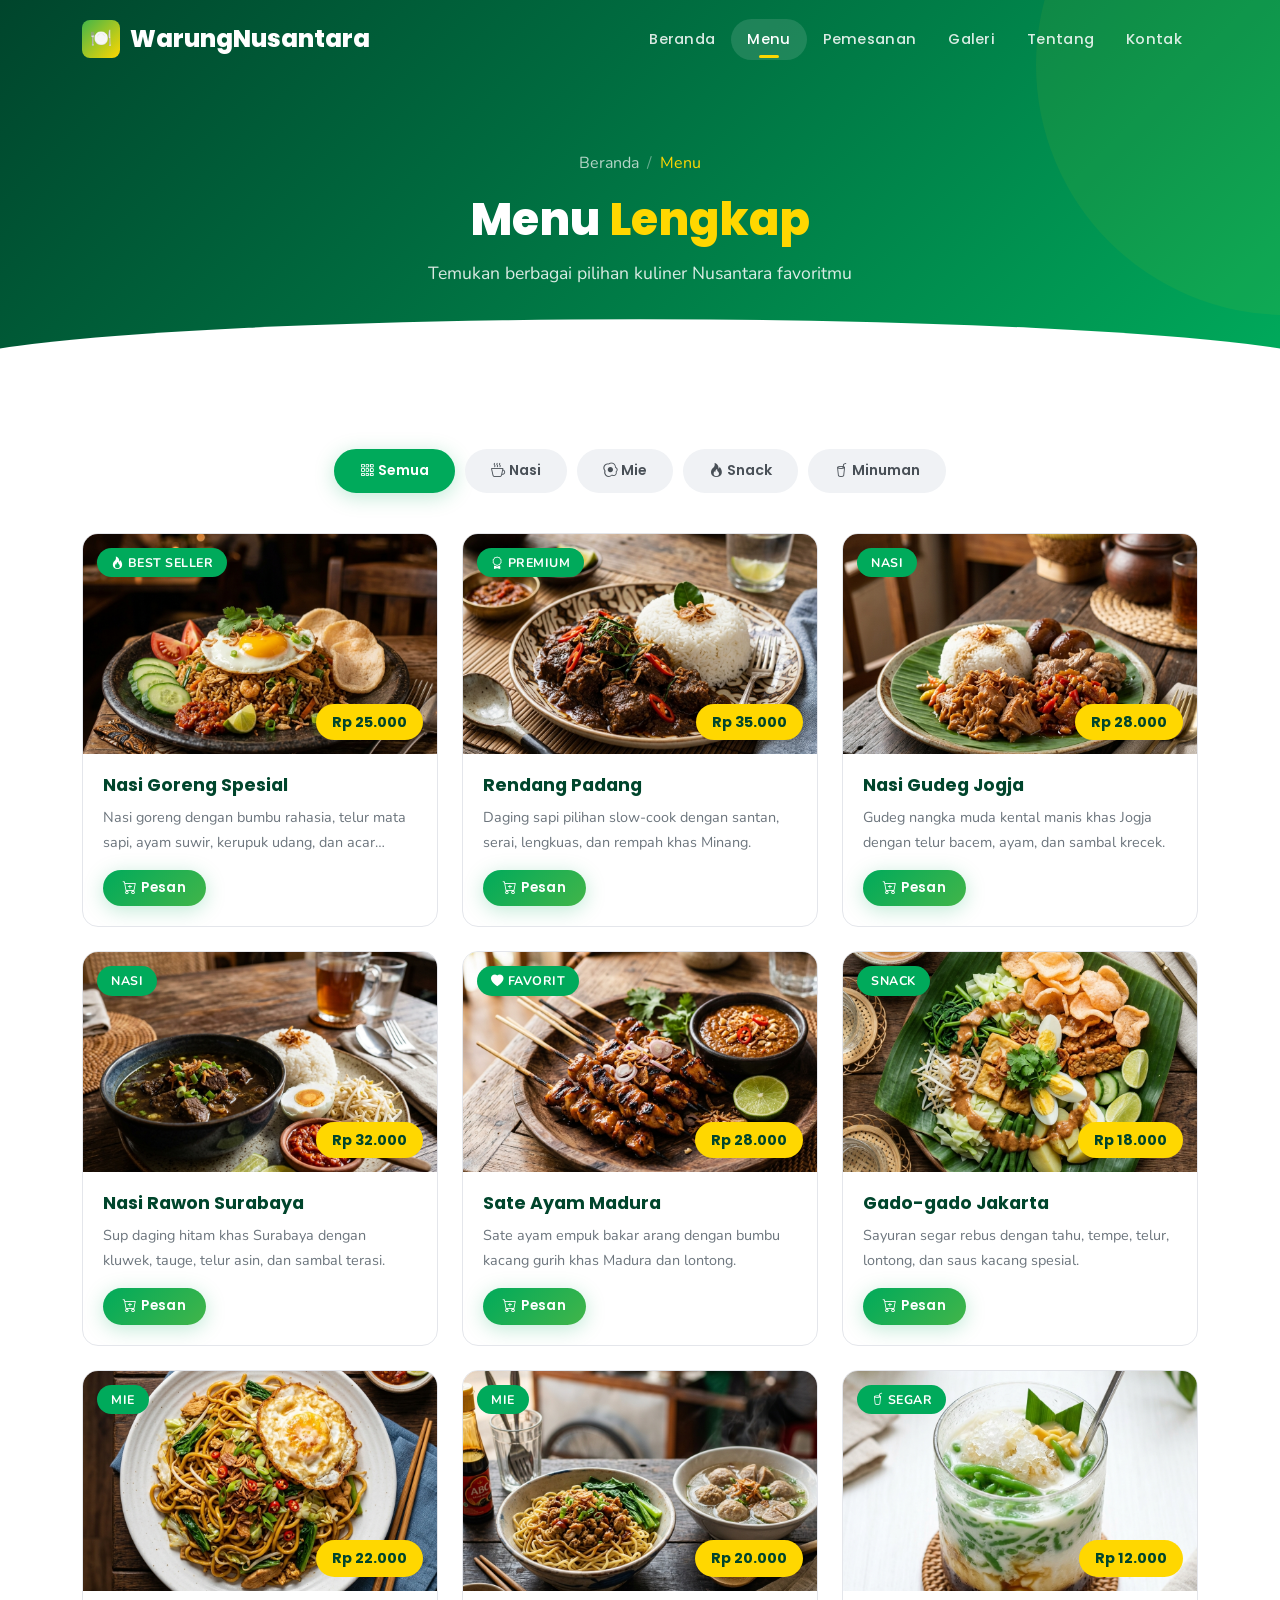
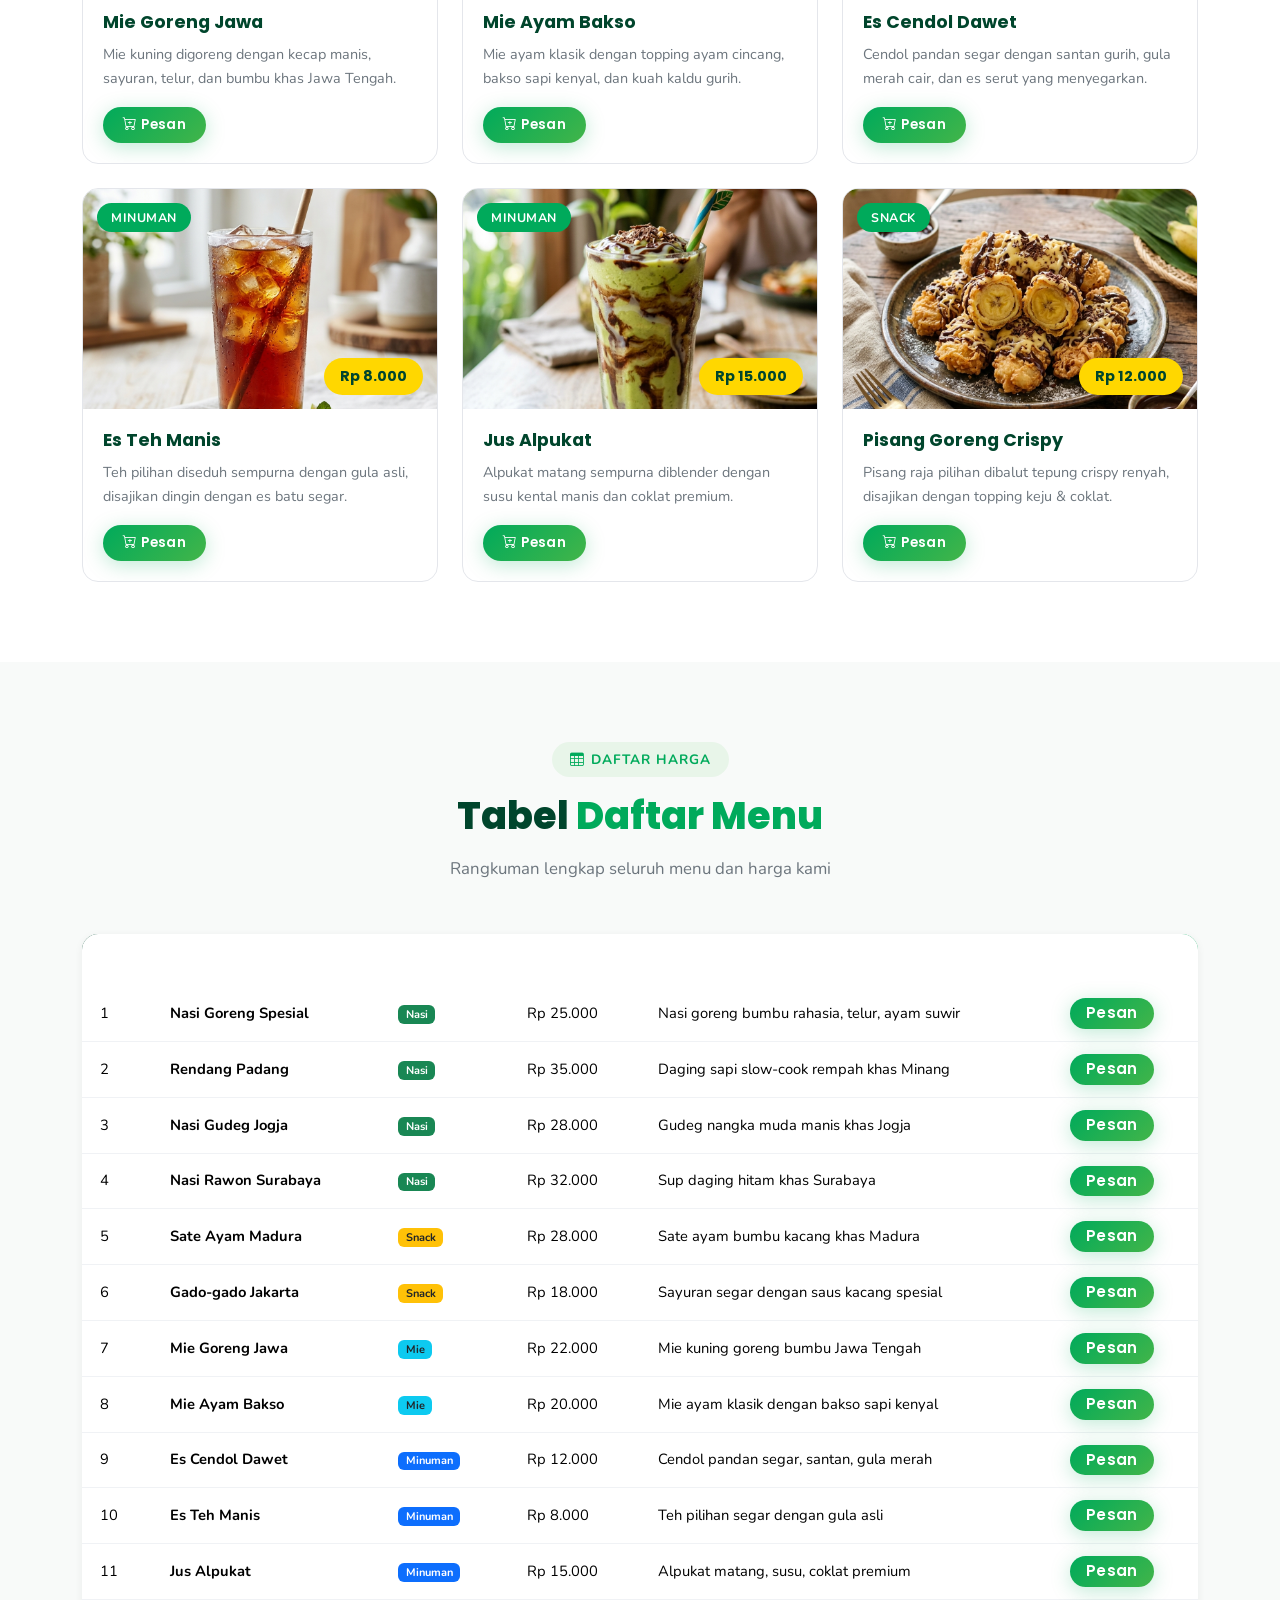
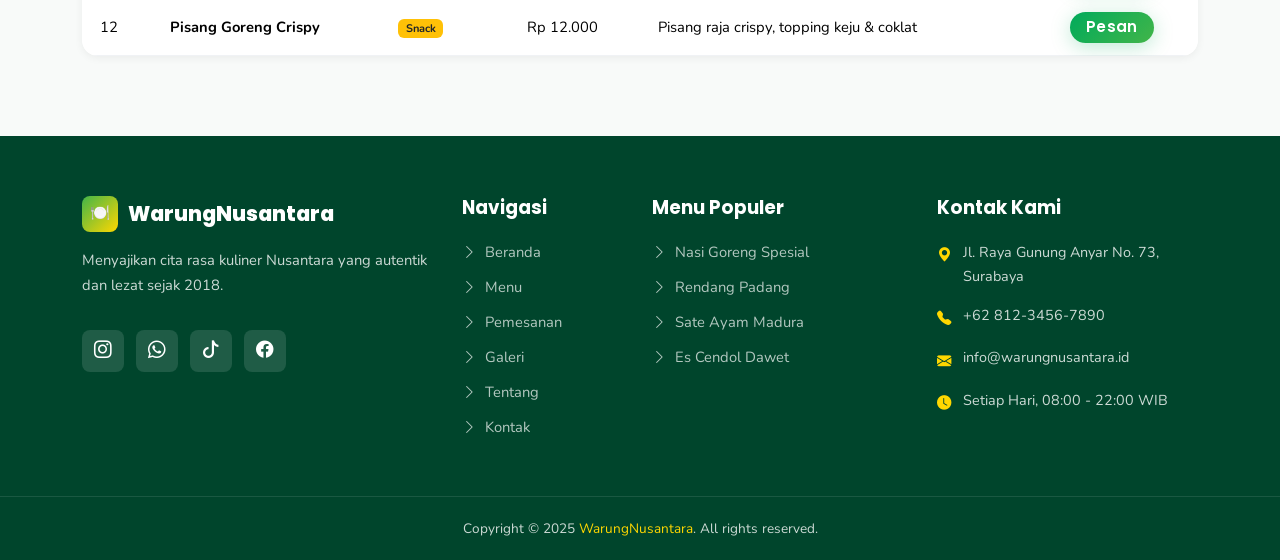
<file: menu.html>
<!DOCTYPE html>
<html lang="id">
<head>
  <meta charset="UTF-8">
  <meta name="viewport" content="width=device-width, initial-scale=1.0">
  <title>Menu Lengkap - WarungNusantara</title>
  <meta name="description" content="Jelajahi menu lengkap WarungNusantara. Nasi Goreng, Rendang, Sate Ayam, Gado-gado, dan berbagai kuliner Nusantara lainnya.">
  <link href="https://cdn.jsdelivr.net/npm/bootstrap@5.3.0/dist/css/bootstrap.min.css" rel="stylesheet">
  <link href="https://cdn.jsdelivr.net/npm/bootstrap-icons@1.11.0/font/bootstrap-icons.css" rel="stylesheet">
  <link href="https://unpkg.com/aos@2.3.1/dist/aos.css" rel="stylesheet">
  <link rel="stylesheet" href="css/style.css">
</head>
<body>

  <!-- Preloader -->
  <div id="preloader"><div class="preloader-spinner"></div></div>

  <!-- Navbar -->
  <nav class="navbar navbar-expand-lg navbar-custom fixed-top">
    <div class="container">
      <a class="navbar-brand" href="index.html">
        <div class="brand-icon">🍽️</div>
        WarungNusantara
      </a>
      <button class="navbar-toggler" type="button" data-bs-toggle="collapse" data-bs-target="#navbarNav">
        <span class="navbar-toggler-icon"></span>
      </button>
      <div class="collapse navbar-collapse" id="navbarNav">
        <ul class="navbar-nav ms-auto">
          <li class="nav-item"><a class="nav-link" href="index.html">Beranda</a></li>
          <li class="nav-item"><a class="nav-link" href="menu.html">Menu</a></li>
          <li class="nav-item"><a class="nav-link" href="order.html">Pemesanan</a></li>
          <li class="nav-item"><a class="nav-link" href="galeri.html">Galeri</a></li>
          <li class="nav-item"><a class="nav-link" href="about.html">Tentang</a></li>
          <li class="nav-item"><a class="nav-link" href="kontak.html">Kontak</a></li>
        </ul>
      </div>
    </div>
  </nav>

  <!-- Page Hero -->
  <section class="page-hero">
    <nav aria-label="breadcrumb">
      <ol class="breadcrumb">
        <li class="breadcrumb-item"><a href="index.html">Beranda</a></li>
        <li class="breadcrumb-item active">Menu</li>
      </ol>
    </nav>
    <h1>Menu <span style="color:var(--accent);">Lengkap</span></h1>
    <p>Temukan berbagai pilihan kuliner Nusantara favoritmu</p>
  </section>

  <!-- Menu Section -->
  <section class="section-padding">
    <div class="container">
      <!-- Filter Buttons -->
      <div class="filter-buttons" data-aos="fade-up">
        <button class="filter-btn active" data-filter="semua">
          <i class="bi bi-grid-3x3-gap me-1"></i>Semua
        </button>
        <button class="filter-btn" data-filter="nasi">
          <i class="bi bi-cup-hot me-1"></i>Nasi
        </button>
        <button class="filter-btn" data-filter="mie">
          <i class="bi bi-egg-fried me-1"></i>Mie
        </button>
        <button class="filter-btn" data-filter="snack">
          <i class="bi bi-fire me-1"></i>Snack
        </button>
        <button class="filter-btn" data-filter="minuman">
          <i class="bi bi-cup-straw me-1"></i>Minuman
        </button>
      </div>

      <!-- Menu Grid -->
      <div class="row g-4">
        <!-- Nasi Goreng Spesial -->
        <div class="col-lg-4 col-md-6 menu-item" data-category="nasi" data-aos="fade-up">
          <div class="menu-card">
            <div class="card-img-wrapper">
              <img src="img/nasi-goreng.png" alt="Nasi Goreng Spesial">
              <span class="card-badge"><i class="bi bi-fire me-1"></i>Best Seller</span>
              <span class="card-price">Rp 25.000</span>
            </div>
            <div class="card-body">
              <h5>Nasi Goreng Spesial</h5>
              <p>Nasi goreng dengan bumbu rahasia, telur mata sapi, ayam suwir, kerupuk udang, dan acar timun.</p>
              <a href="order.html" class="btn btn-primary-custom btn-sm"><i class="bi bi-cart-plus me-1"></i>Pesan</a>
            </div>
          </div>
        </div>

        <!-- Rendang Padang -->
        <div class="col-lg-4 col-md-6 menu-item" data-category="nasi" data-aos="fade-up" data-aos-delay="100">
          <div class="menu-card">
            <div class="card-img-wrapper">
              <img src="img/rendang.png" alt="Rendang Padang">
              <span class="card-badge"><i class="bi bi-award me-1"></i>Premium</span>
              <span class="card-price">Rp 35.000</span>
            </div>
            <div class="card-body">
              <h5>Rendang Padang</h5>
              <p>Daging sapi pilihan slow-cook dengan santan, serai, lengkuas, dan rempah khas Minang.</p>
              <a href="order.html" class="btn btn-primary-custom btn-sm"><i class="bi bi-cart-plus me-1"></i>Pesan</a>
            </div>
          </div>
        </div>

        <!-- Nasi Gudeg Jogja -->
        <div class="col-lg-4 col-md-6 menu-item" data-category="nasi" data-aos="fade-up" data-aos-delay="200">
          <div class="menu-card">
            <div class="card-img-wrapper">
              <img src="img/gudeg.png" alt="Nasi Gudeg Jogja">
              <span class="card-badge">Nasi</span>
              <span class="card-price">Rp 28.000</span>
            </div>
            <div class="card-body">
              <h5>Nasi Gudeg Jogja</h5>
              <p>Gudeg nangka muda kental manis khas Jogja dengan telur bacem, ayam, dan sambal krecek.</p>
              <a href="order.html" class="btn btn-primary-custom btn-sm"><i class="bi bi-cart-plus me-1"></i>Pesan</a>
            </div>
          </div>
        </div>

        <!-- Nasi Rawon Surabaya -->
        <div class="col-lg-4 col-md-6 menu-item" data-category="nasi" data-aos="fade-up">
          <div class="menu-card">
            <div class="card-img-wrapper">
              <img src="img/rawon.png" alt="Nasi Rawon Surabaya">
              <span class="card-badge">Nasi</span>
              <span class="card-price">Rp 32.000</span>
            </div>
            <div class="card-body">
              <h5>Nasi Rawon Surabaya</h5>
              <p>Sup daging hitam khas Surabaya dengan kluwek, tauge, telur asin, dan sambal terasi.</p>
              <a href="order.html" class="btn btn-primary-custom btn-sm"><i class="bi bi-cart-plus me-1"></i>Pesan</a>
            </div>
          </div>
        </div>

        <!-- Sate Ayam Madura -->
        <div class="col-lg-4 col-md-6 menu-item" data-category="snack" data-aos="fade-up" data-aos-delay="100">
          <div class="menu-card">
            <div class="card-img-wrapper">
              <img src="img/sate-ayam.png" alt="Sate Ayam Madura">
              <span class="card-badge"><i class="bi bi-heart-fill me-1"></i>Favorit</span>
              <span class="card-price">Rp 28.000</span>
            </div>
            <div class="card-body">
              <h5>Sate Ayam Madura</h5>
              <p>Sate ayam empuk bakar arang dengan bumbu kacang gurih khas Madura dan lontong.</p>
              <a href="order.html" class="btn btn-primary-custom btn-sm"><i class="bi bi-cart-plus me-1"></i>Pesan</a>
            </div>
          </div>
        </div>

        <!-- Gado-gado Jakarta -->
        <div class="col-lg-4 col-md-6 menu-item" data-category="snack" data-aos="fade-up" data-aos-delay="200">
          <div class="menu-card">
            <div class="card-img-wrapper">
              <img src="img/gado-gado.png" alt="Gado-gado Jakarta">
              <span class="card-badge">Snack</span>
              <span class="card-price">Rp 18.000</span>
            </div>
            <div class="card-body">
              <h5>Gado-gado Jakarta</h5>
              <p>Sayuran segar rebus dengan tahu, tempe, telur, lontong, dan saus kacang spesial.</p>
              <a href="order.html" class="btn btn-primary-custom btn-sm"><i class="bi bi-cart-plus me-1"></i>Pesan</a>
            </div>
          </div>
        </div>

        <!-- Mie Goreng Jawa -->
        <div class="col-lg-4 col-md-6 menu-item" data-category="mie" data-aos="fade-up">
          <div class="menu-card">
            <div class="card-img-wrapper">
              <img src="img/mie-goreng.png" alt="Mie Goreng Jawa">
              <span class="card-badge">Mie</span>
              <span class="card-price">Rp 22.000</span>
            </div>
            <div class="card-body">
              <h5>Mie Goreng Jawa</h5>
              <p>Mie kuning digoreng dengan kecap manis, sayuran, telur, dan bumbu khas Jawa Tengah.</p>
              <a href="order.html" class="btn btn-primary-custom btn-sm"><i class="bi bi-cart-plus me-1"></i>Pesan</a>
            </div>
          </div>
        </div>

        <!-- Mie Ayam Bakso -->
        <div class="col-lg-4 col-md-6 menu-item" data-category="mie" data-aos="fade-up" data-aos-delay="100">
          <div class="menu-card">
            <div class="card-img-wrapper">
              <img src="img/mie-ayam.png" alt="Mie Ayam Bakso">
              <span class="card-badge">Mie</span>
              <span class="card-price">Rp 20.000</span>
            </div>
            <div class="card-body">
              <h5>Mie Ayam Bakso</h5>
              <p>Mie ayam klasik dengan topping ayam cincang, bakso sapi kenyal, dan kuah kaldu gurih.</p>
              <a href="order.html" class="btn btn-primary-custom btn-sm"><i class="bi bi-cart-plus me-1"></i>Pesan</a>
            </div>
          </div>
        </div>

        <!-- Es Cendol Dawet -->
        <div class="col-lg-4 col-md-6 menu-item" data-category="minuman" data-aos="fade-up" data-aos-delay="200">
          <div class="menu-card">
            <div class="card-img-wrapper">
              <img src="img/es-cendol.png" alt="Es Cendol Dawet">
              <span class="card-badge"><i class="bi bi-cup-straw me-1"></i>Segar</span>
              <span class="card-price">Rp 12.000</span>
            </div>
            <div class="card-body">
              <h5>Es Cendol Dawet</h5>
              <p>Cendol pandan segar dengan santan gurih, gula merah cair, dan es serut yang menyegarkan.</p>
              <a href="order.html" class="btn btn-primary-custom btn-sm"><i class="bi bi-cart-plus me-1"></i>Pesan</a>
            </div>
          </div>
        </div>

        <!-- Es Teh Manis -->
        <div class="col-lg-4 col-md-6 menu-item" data-category="minuman" data-aos="fade-up">
          <div class="menu-card">
            <div class="card-img-wrapper">
              <img src="img/es-teh.png" alt="Es Teh Manis">
              <span class="card-badge">Minuman</span>
              <span class="card-price">Rp 8.000</span>
            </div>
            <div class="card-body">
              <h5>Es Teh Manis</h5>
              <p>Teh pilihan diseduh sempurna dengan gula asli, disajikan dingin dengan es batu segar.</p>
              <a href="order.html" class="btn btn-primary-custom btn-sm"><i class="bi bi-cart-plus me-1"></i>Pesan</a>
            </div>
          </div>
        </div>

        <!-- Jus Alpukat -->
        <div class="col-lg-4 col-md-6 menu-item" data-category="minuman" data-aos="fade-up" data-aos-delay="100">
          <div class="menu-card">
            <div class="card-img-wrapper">
              <img src="img/jus-alpukat.png" alt="Jus Alpukat">
              <span class="card-badge">Minuman</span>
              <span class="card-price">Rp 15.000</span>
            </div>
            <div class="card-body">
              <h5>Jus Alpukat</h5>
              <p>Alpukat matang sempurna diblender dengan susu kental manis dan coklat premium.</p>
              <a href="order.html" class="btn btn-primary-custom btn-sm"><i class="bi bi-cart-plus me-1"></i>Pesan</a>
            </div>
          </div>
        </div>

        <!-- Pisang Goreng Crispy -->
        <div class="col-lg-4 col-md-6 menu-item" data-category="snack" data-aos="fade-up" data-aos-delay="200">
          <div class="menu-card">
            <div class="card-img-wrapper">
              <img src="img/pisang-goreng.png" alt="Pisang Goreng Crispy">
              <span class="card-badge">Snack</span>
              <span class="card-price">Rp 12.000</span>
            </div>
            <div class="card-body">
              <h5>Pisang Goreng Crispy</h5>
              <p>Pisang raja pilihan dibalut tepung crispy renyah, disajikan dengan topping keju & coklat.</p>
              <a href="order.html" class="btn btn-primary-custom btn-sm"><i class="bi bi-cart-plus me-1"></i>Pesan</a>
            </div>
          </div>
        </div>
      </div>
    </div>
  </section>

  <!-- Menu Table Section -->
  <section class="section-padding" style="background: var(--off-white);">
    <div class="container">
      <div class="section-title" data-aos="fade-up">
        <div class="section-badge"><i class="bi bi-table"></i> Daftar Harga</div>
        <h2>Tabel <span class="text-accent">Daftar Menu</span></h2>
        <p>Rangkuman lengkap seluruh menu dan harga kami</p>
      </div>
      <div class="table-custom" data-aos="fade-up">
        <div class="table-responsive">
          <table class="table table-hover" id="menuTable">
            <thead>
              <tr>
                <th>No</th>
                <th>Nama Menu</th>
                <th>Kategori</th>
                <th>Harga</th>
                <th>Deskripsi</th>
                <th>Aksi</th>
              </tr>
            </thead>
            <tbody>
              <tr>
                <td>1</td>
                <td><strong>Nasi Goreng Spesial</strong></td>
                <td><span class="badge bg-success">Nasi</span></td>
                <td>Rp 25.000</td>
                <td>Nasi goreng bumbu rahasia, telur, ayam suwir</td>
                <td><a href="order.html" class="btn btn-primary-custom btn-sm py-1 px-3">Pesan</a></td>
              </tr>
              <tr>
                <td>2</td>
                <td><strong>Rendang Padang</strong></td>
                <td><span class="badge bg-success">Nasi</span></td>
                <td>Rp 35.000</td>
                <td>Daging sapi slow-cook rempah khas Minang</td>
                <td><a href="order.html" class="btn btn-primary-custom btn-sm py-1 px-3">Pesan</a></td>
              </tr>
              <tr>
                <td>3</td>
                <td><strong>Nasi Gudeg Jogja</strong></td>
                <td><span class="badge bg-success">Nasi</span></td>
                <td>Rp 28.000</td>
                <td>Gudeg nangka muda manis khas Jogja</td>
                <td><a href="order.html" class="btn btn-primary-custom btn-sm py-1 px-3">Pesan</a></td>
              </tr>
              <tr>
                <td>4</td>
                <td><strong>Nasi Rawon Surabaya</strong></td>
                <td><span class="badge bg-success">Nasi</span></td>
                <td>Rp 32.000</td>
                <td>Sup daging hitam khas Surabaya</td>
                <td><a href="order.html" class="btn btn-primary-custom btn-sm py-1 px-3">Pesan</a></td>
              </tr>
              <tr>
                <td>5</td>
                <td><strong>Sate Ayam Madura</strong></td>
                <td><span class="badge bg-warning text-dark">Snack</span></td>
                <td>Rp 28.000</td>
                <td>Sate ayam bumbu kacang khas Madura</td>
                <td><a href="order.html" class="btn btn-primary-custom btn-sm py-1 px-3">Pesan</a></td>
              </tr>
              <tr>
                <td>6</td>
                <td><strong>Gado-gado Jakarta</strong></td>
                <td><span class="badge bg-warning text-dark">Snack</span></td>
                <td>Rp 18.000</td>
                <td>Sayuran segar dengan saus kacang spesial</td>
                <td><a href="order.html" class="btn btn-primary-custom btn-sm py-1 px-3">Pesan</a></td>
              </tr>
              <tr>
                <td>7</td>
                <td><strong>Mie Goreng Jawa</strong></td>
                <td><span class="badge bg-info text-dark">Mie</span></td>
                <td>Rp 22.000</td>
                <td>Mie kuning goreng bumbu Jawa Tengah</td>
                <td><a href="order.html" class="btn btn-primary-custom btn-sm py-1 px-3">Pesan</a></td>
              </tr>
              <tr>
                <td>8</td>
                <td><strong>Mie Ayam Bakso</strong></td>
                <td><span class="badge bg-info text-dark">Mie</span></td>
                <td>Rp 20.000</td>
                <td>Mie ayam klasik dengan bakso sapi kenyal</td>
                <td><a href="order.html" class="btn btn-primary-custom btn-sm py-1 px-3">Pesan</a></td>
              </tr>
              <tr>
                <td>9</td>
                <td><strong>Es Cendol Dawet</strong></td>
                <td><span class="badge bg-primary">Minuman</span></td>
                <td>Rp 12.000</td>
                <td>Cendol pandan segar, santan, gula merah</td>
                <td><a href="order.html" class="btn btn-primary-custom btn-sm py-1 px-3">Pesan</a></td>
              </tr>
              <tr>
                <td>10</td>
                <td><strong>Es Teh Manis</strong></td>
                <td><span class="badge bg-primary">Minuman</span></td>
                <td>Rp 8.000</td>
                <td>Teh pilihan segar dengan gula asli</td>
                <td><a href="order.html" class="btn btn-primary-custom btn-sm py-1 px-3">Pesan</a></td>
              </tr>
              <tr>
                <td>11</td>
                <td><strong>Jus Alpukat</strong></td>
                <td><span class="badge bg-primary">Minuman</span></td>
                <td>Rp 15.000</td>
                <td>Alpukat matang, susu, coklat premium</td>
                <td><a href="order.html" class="btn btn-primary-custom btn-sm py-1 px-3">Pesan</a></td>
              </tr>
              <tr>
                <td>12</td>
                <td><strong>Pisang Goreng Crispy</strong></td>
                <td><span class="badge bg-warning text-dark">Snack</span></td>
                <td>Rp 12.000</td>
                <td>Pisang raja crispy, topping keju & coklat</td>
                <td><a href="order.html" class="btn btn-primary-custom btn-sm py-1 px-3">Pesan</a></td>
              </tr>
            </tbody>
          </table>
        </div>
      </div>
    </div>
  </section>

  <!-- Footer -->
  <footer class="footer">
    <div class="container">
      <div class="row g-4">
        <div class="col-lg-4 col-md-6">
          <div class="footer-brand">
            <div class="brand-icon">🍽️</div>
            <span>WarungNusantara</span>
          </div>
          <p>Menyajikan cita rasa kuliner Nusantara yang autentik dan lezat sejak 2018.</p>
          <div class="social-links">
            <a href="#"><i class="bi bi-instagram"></i></a>
            <a href="#"><i class="bi bi-whatsapp"></i></a>
            <a href="#"><i class="bi bi-tiktok"></i></a>
            <a href="#"><i class="bi bi-facebook"></i></a>
          </div>
        </div>
        <div class="col-lg-2 col-md-6">
          <h5>Navigasi</h5>
          <ul class="footer-links">
            <li><a href="index.html"><i class="bi bi-chevron-right"></i> Beranda</a></li>
            <li><a href="menu.html"><i class="bi bi-chevron-right"></i> Menu</a></li>
            <li><a href="order.html"><i class="bi bi-chevron-right"></i> Pemesanan</a></li>
            <li><a href="galeri.html"><i class="bi bi-chevron-right"></i> Galeri</a></li>
            <li><a href="about.html"><i class="bi bi-chevron-right"></i> Tentang</a></li>
            <li><a href="kontak.html"><i class="bi bi-chevron-right"></i> Kontak</a></li>
          </ul>
        </div>
        <div class="col-lg-3 col-md-6">
          <h5>Menu Populer</h5>
          <ul class="footer-links">
            <li><a href="#"><i class="bi bi-chevron-right"></i> Nasi Goreng Spesial</a></li>
            <li><a href="#"><i class="bi bi-chevron-right"></i> Rendang Padang</a></li>
            <li><a href="#"><i class="bi bi-chevron-right"></i> Sate Ayam Madura</a></li>
            <li><a href="#"><i class="bi bi-chevron-right"></i> Es Cendol Dawet</a></li>
          </ul>
        </div>
        <div class="col-lg-3 col-md-6">
          <h5>Kontak Kami</h5>
          <div class="footer-contact-item"><i class="bi bi-geo-alt-fill"></i><span>Jl. Raya Gunung Anyar No. 73, Surabaya</span></div>
          <div class="footer-contact-item"><i class="bi bi-telephone-fill"></i><span>+62 812-3456-7890</span></div>
          <div class="footer-contact-item"><i class="bi bi-envelope-fill"></i><span>info@warungnusantara.id</span></div>
          <div class="footer-contact-item"><i class="bi bi-clock-fill"></i><span>Setiap Hari, 08:00 - 22:00 WIB</span></div>
        </div>
      </div>
    </div>
    <div class="footer-bottom"><div class="container"><p>Copyright &copy; 2025 <a href="index.html">WarungNusantara</a>. All rights reserved.</p></div></div>
  </footer>

  <button id="backToTop" class="back-to-top"><i class="bi bi-arrow-up"></i></button>
  <script src="https://cdn.jsdelivr.net/npm/bootstrap@5.3.0/dist/js/bootstrap.bundle.min.js"></script>
  <script src="https://unpkg.com/aos@2.3.1/dist/aos.js"></script>
  <script src="js/script.js"></script>
</body>
</html>
</file>
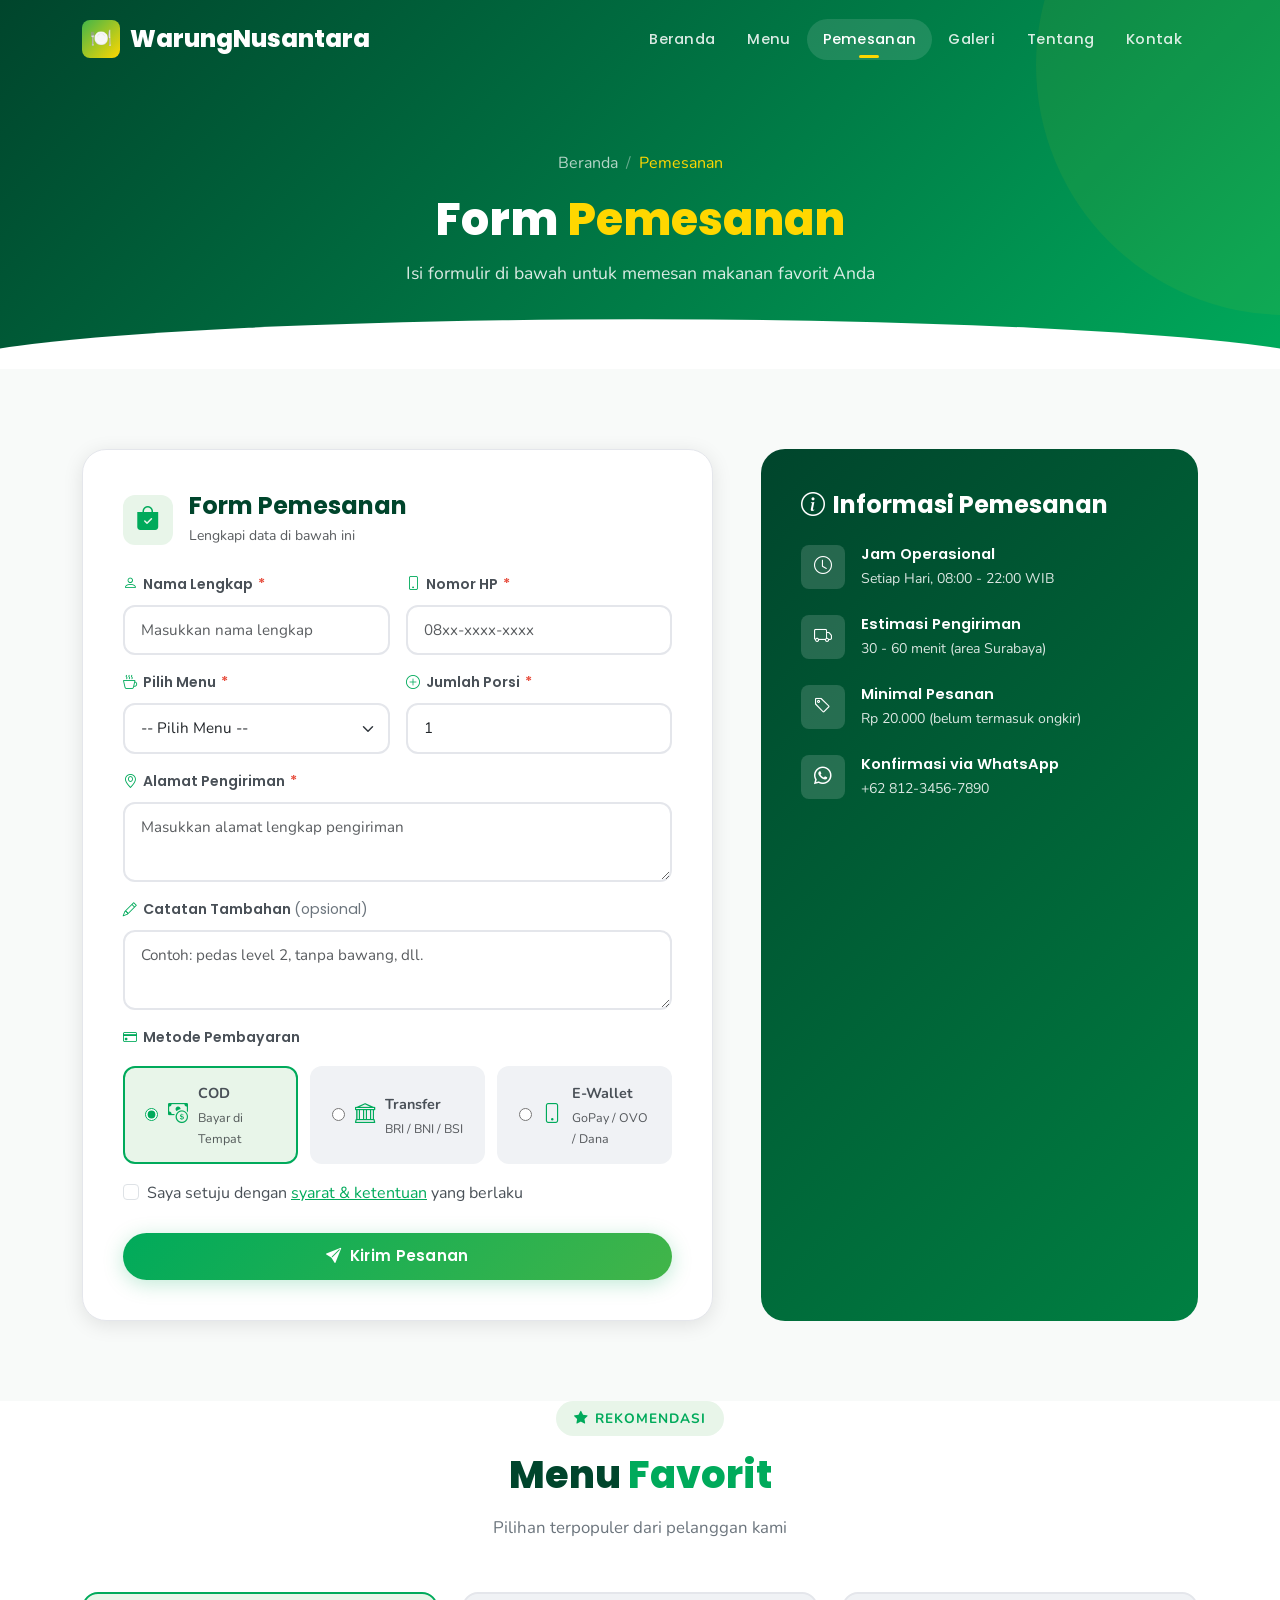
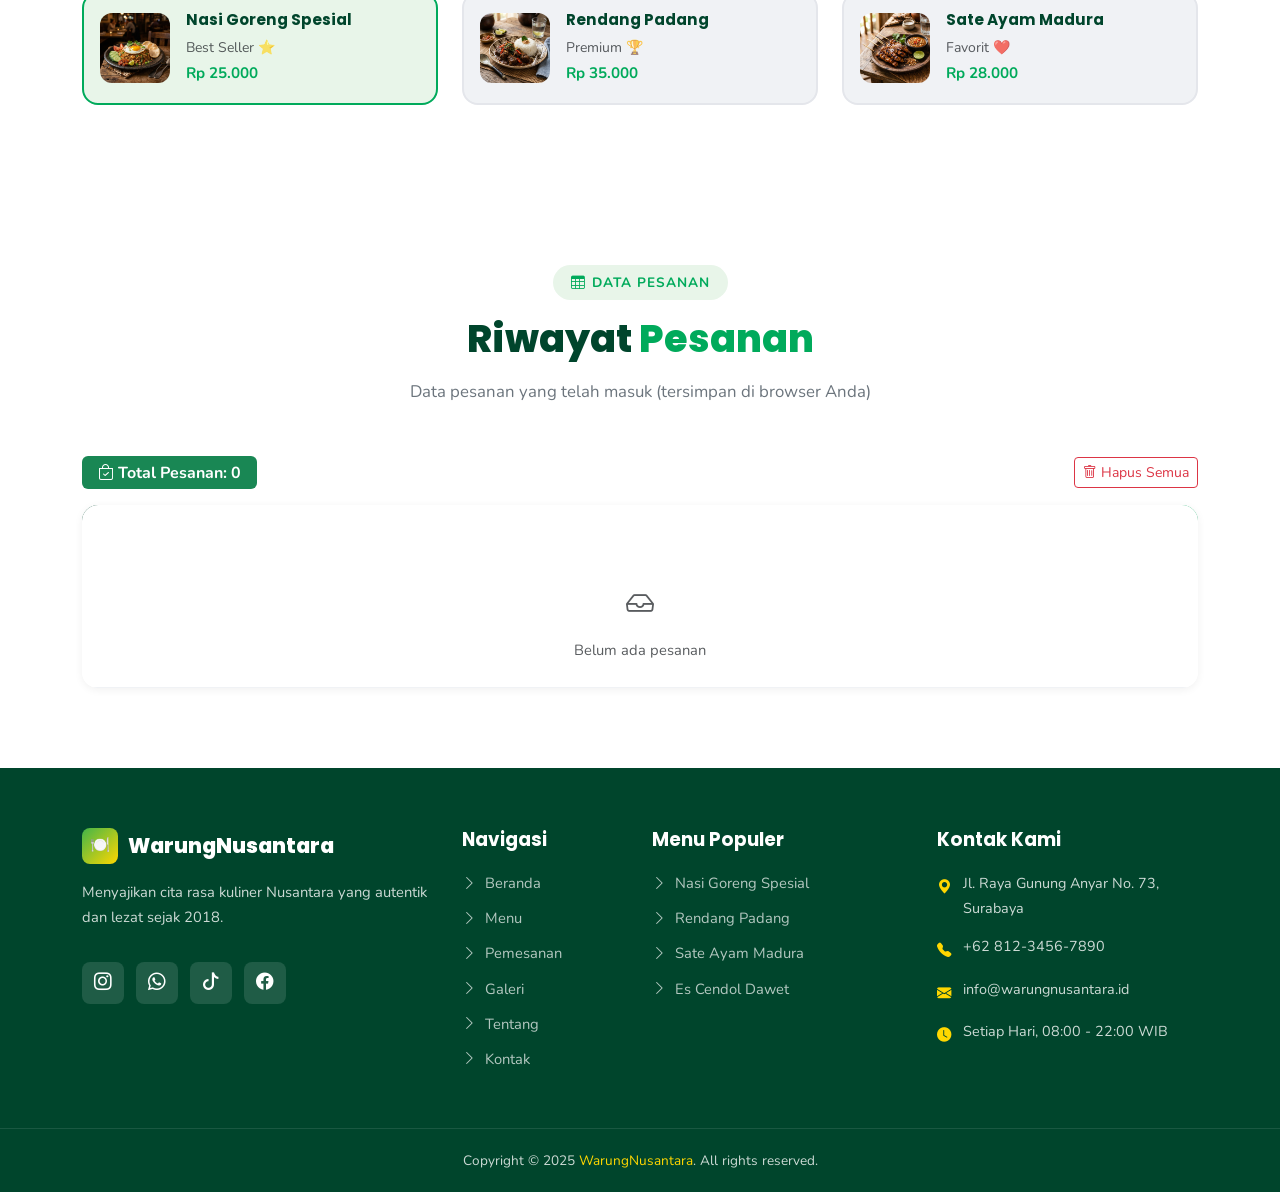
<file: order.html>
<!DOCTYPE html>
<html lang="id">
<head>
  <meta charset="UTF-8">
  <meta name="viewport" content="width=device-width, initial-scale=1.0">
  <title>Pemesanan - WarungNusantara</title>
  <meta name="description" content="Pesan menu favorit Anda dari WarungNusantara. Form pemesanan online mudah dan cepat dengan berbagai metode pembayaran.">
  <link href="https://cdn.jsdelivr.net/npm/bootstrap@5.3.0/dist/css/bootstrap.min.css" rel="stylesheet">
  <link href="https://cdn.jsdelivr.net/npm/bootstrap-icons@1.11.0/font/bootstrap-icons.css" rel="stylesheet">
  <link href="https://unpkg.com/aos@2.3.1/dist/aos.css" rel="stylesheet">
  <link rel="stylesheet" href="css/style.css">
</head>
<body>

  <div id="preloader"><div class="preloader-spinner"></div></div>

  <!-- Navbar -->
  <nav class="navbar navbar-expand-lg navbar-custom fixed-top">
    <div class="container">
      <a class="navbar-brand" href="index.html">
        <div class="brand-icon">🍽️</div>
        WarungNusantara
      </a>
      <button class="navbar-toggler" type="button" data-bs-toggle="collapse" data-bs-target="#navbarNav">
        <span class="navbar-toggler-icon"></span>
      </button>
      <div class="collapse navbar-collapse" id="navbarNav">
        <ul class="navbar-nav ms-auto">
          <li class="nav-item"><a class="nav-link" href="index.html">Beranda</a></li>
          <li class="nav-item"><a class="nav-link" href="menu.html">Menu</a></li>
          <li class="nav-item"><a class="nav-link" href="order.html">Pemesanan</a></li>
          <li class="nav-item"><a class="nav-link" href="galeri.html">Galeri</a></li>
          <li class="nav-item"><a class="nav-link" href="about.html">Tentang</a></li>
          <li class="nav-item"><a class="nav-link" href="kontak.html">Kontak</a></li>
        </ul>
      </div>
    </div>
  </nav>

  <!-- Page Hero -->
  <section class="page-hero">
    <nav aria-label="breadcrumb">
      <ol class="breadcrumb">
        <li class="breadcrumb-item"><a href="index.html">Beranda</a></li>
        <li class="breadcrumb-item active">Pemesanan</li>
      </ol>
    </nav>
    <h1>Form <span style="color:var(--accent);">Pemesanan</span></h1>
    <p>Isi formulir di bawah untuk memesan makanan favorit Anda</p>
  </section>

  <!-- Order Form Section -->
  <section class="section-padding form-section">
    <div class="container">
      <div class="row g-5">
        <!-- Form Column -->
        <div class="col-lg-7" data-aos="fade-right">
          <div class="form-card">
            <div class="d-flex align-items-center gap-3 mb-4">
              <div style="width:50px;height:50px;background:var(--primary-lighter);border-radius:12px;display:flex;align-items:center;justify-content:center;">
                <i class="bi bi-bag-check-fill fs-4" style="color:var(--primary);"></i>
              </div>
              <div>
                <h4 class="mb-0">Form Pemesanan</h4>
                <small class="text-muted">Lengkapi data di bawah ini</small>
              </div>
            </div>

            <!-- Form -->
            <form id="orderForm">
              <div class="row g-3">
                <!-- Nama Lengkap -->
                <div class="col-md-6">
                  <div class="field-group">
                    <label class="field-label" for="namaLengkap">
                      <i class="bi bi-person"></i>Nama Lengkap <span class="required">*</span>
                    </label>
                    <input type="text" class="form-control" id="namaLengkap" placeholder="Masukkan nama lengkap" required>
                  </div>
                </div>

                <!-- Nomor HP -->
                <div class="col-md-6">
                  <div class="field-group">
                    <label class="field-label" for="nomorHP">
                      <i class="bi bi-phone"></i>Nomor HP <span class="required">*</span>
                    </label>
                    <input type="tel" class="form-control" id="nomorHP" placeholder="08xx-xxxx-xxxx" pattern="^(\+62|62|08)\d{8,12}$" required>
                  </div>
                </div>

                <!-- Pilih Menu -->
                <div class="col-md-6">
                  <div class="field-group">
                    <label class="field-label" for="pilihMenu">
                      <i class="bi bi-cup-hot"></i>Pilih Menu <span class="required">*</span>
                    </label>
                    <select class="form-select" id="pilihMenu" required>
                      <option value="">-- Pilih Menu --</option>
                      <option value="1">Nasi Goreng Spesial - Rp 25.000</option>
                      <option value="2">Rendang Padang - Rp 35.000</option>
                      <option value="3">Nasi Gudeg Jogja - Rp 28.000</option>
                      <option value="4">Nasi Rawon Surabaya - Rp 32.000</option>
                      <option value="5">Sate Ayam Madura - Rp 28.000</option>
                      <option value="6">Gado-gado Jakarta - Rp 18.000</option>
                      <option value="7">Mie Goreng Jawa - Rp 22.000</option>
                      <option value="8">Mie Ayam Bakso - Rp 20.000</option>
                      <option value="9">Es Cendol Dawet - Rp 12.000</option>
                      <option value="10">Es Teh Manis - Rp 8.000</option>
                      <option value="11">Jus Alpukat - Rp 15.000</option>
                      <option value="12">Pisang Goreng Crispy - Rp 12.000</option>
                    </select>
                  </div>
                </div>

                <!-- Jumlah -->
                <div class="col-md-6">
                  <div class="field-group">
                    <label class="field-label" for="jumlah">
                      <i class="bi bi-plus-circle"></i>Jumlah Porsi <span class="required">*</span>
                    </label>
                    <input type="number" class="form-control" id="jumlah" placeholder="1" min="1" max="50" value="1" required>
                  </div>
                </div>

                <!-- Alamat -->
                <div class="col-12">
                  <div class="field-group">
                    <label class="field-label" for="alamat">
                      <i class="bi bi-geo-alt"></i>Alamat Pengiriman <span class="required">*</span>
                    </label>
                    <textarea class="form-control" id="alamat" placeholder="Masukkan alamat lengkap pengiriman" style="height:80px" required></textarea>
                  </div>
                </div>

                <!-- Catatan -->
                <div class="col-12">
                  <div class="field-group">
                    <label class="field-label" for="catatan">
                      <i class="bi bi-pencil"></i>Catatan Tambahan <span style="color:var(--gray-500);font-weight:400;">(opsional)</span>
                    </label>
                    <textarea class="form-control" id="catatan" placeholder="Contoh: pedas level 2, tanpa bawang, dll." style="height:70px"></textarea>
                  </div>
                </div>

                <!-- Metode Pembayaran -->
                <div class="col-12">
                  <label class="field-label mb-3"><i class="bi bi-credit-card"></i>Metode Pembayaran</label>
                  <div class="payment-methods">
                    <label class="payment-method selected">
                      <input type="radio" name="payment" value="COD" checked>
                      <i class="bi bi-cash-coin fs-5" style="color:var(--primary);"></i>
                      <div>
                        <strong style="font-size:0.9rem;">COD</strong>
                        <small class="d-block text-muted" style="font-size:0.78rem;">Bayar di Tempat</small>
                      </div>
                    </label>
                    <label class="payment-method">
                      <input type="radio" name="payment" value="Transfer Bank">
                      <i class="bi bi-bank fs-5" style="color:var(--primary);"></i>
                      <div>
                        <strong style="font-size:0.9rem;">Transfer</strong>
                        <small class="d-block text-muted" style="font-size:0.78rem;">BRI / BNI / BSI</small>
                      </div>
                    </label>
                    <label class="payment-method">
                      <input type="radio" name="payment" value="E-Wallet">
                      <i class="bi bi-phone fs-5" style="color:var(--primary);"></i>
                      <div>
                        <strong style="font-size:0.9rem;">E-Wallet</strong>
                        <small class="d-block text-muted" style="font-size:0.78rem;">GoPay / OVO / Dana</small>
                      </div>
                    </label>
                  </div>
                </div>

                <!-- Syarat & Ketentuan -->
                <div class="col-12">
                  <div class="form-check">
                    <input class="form-check-input" type="checkbox" id="setujuSyarat" required>
                    <label class="form-check-label" for="setujuSyarat">
                      Saya setuju dengan <a href="#" style="text-decoration:underline;">syarat & ketentuan</a> yang berlaku
                    </label>
                  </div>
                </div>

                <!-- Submit Button -->
                <div class="col-12 mt-4">
                  <button type="submit" class="btn btn-primary-custom btn-lg w-100">
                    <i class="bi bi-send-fill me-2"></i>Kirim Pesanan
                  </button>
                </div>
              </div>
            </form>

            <!-- Order Success Message -->
            <div class="order-success" id="orderSuccess">
              <div class="success-icon">
                <i class="bi bi-check-lg"></i>
              </div>
              <h3 style="color:var(--primary);">Pesanan Berhasil!</h3>
              <p class="text-muted mb-2">Terima kasih <strong id="successNama"></strong>!</p>
              <p class="text-muted">Pesanan <strong id="successMenu"></strong> (x<span id="successTotal"></span>) sedang diproses.</p>
              <p class="text-muted mb-4"><small>Kami akan menghubungi Anda segera via WhatsApp.</small></p>
              <button onclick="resetOrderForm()" class="btn btn-primary-custom">
                <i class="bi bi-arrow-repeat me-2"></i>Pesan Lagi
              </button>
            </div>
          </div>
        </div>

        <!-- Sidebar Info -->
        <div class="col-lg-5" data-aos="fade-left">
          <div class="contact-info-card mb-4">
            <h4><i class="bi bi-info-circle me-2"></i>Informasi Pemesanan</h4>
            <div class="contact-info-item">
              <div class="info-icon"><i class="bi bi-clock"></i></div>
              <div>
                <h6>Jam Operasional</h6>
                <p>Setiap Hari, 08:00 - 22:00 WIB</p>
              </div>
            </div>
            <div class="contact-info-item">
              <div class="info-icon"><i class="bi bi-truck"></i></div>
              <div>
                <h6>Estimasi Pengiriman</h6>
                <p>30 - 60 menit (area Surabaya)</p>
              </div>
            </div>
            <div class="contact-info-item">
              <div class="info-icon"><i class="bi bi-tag"></i></div>
              <div>
                <h6>Minimal Pesanan</h6>
                <p>Rp 20.000 (belum termasuk ongkir)</p>
              </div>
            </div>
            <div class="contact-info-item">
              <div class="info-icon"><i class="bi bi-whatsapp"></i></div>
              <div>
                <h6>Konfirmasi via WhatsApp</h6>
                <p>+62 812-3456-7890</p>
              </div>
            </div>
          </div>
        </div>
      </div>
    </div>
  </section>

  <!-- Rekomendasi Section (separated) -->
  <section class="section-padding" style="background:var(--white);padding-top:0;">
    <div class="container">
      <div class="section-title" data-aos="fade-up">
        <div class="section-badge"><i class="bi bi-star-fill"></i> Rekomendasi</div>
        <h2>Menu <span class="text-accent">Favorit</span></h2>
        <p>Pilihan terpopuler dari pelanggan kami</p>
      </div>
      <div class="row g-4" data-aos="fade-up">
        <div class="col-lg-4 col-md-4">
          <div class="d-flex gap-3 align-items-center p-3 rounded-4" style="background:var(--primary-lighter);border:2px solid var(--primary);">
            <img src="img/nasi-goreng.png" alt="Nasi Goreng" style="width:70px;height:70px;border-radius:12px;object-fit:cover;">
            <div>
              <h6 class="mb-1" style="font-size:0.95rem;">Nasi Goreng Spesial</h6>
              <small class="text-muted">Best Seller ⭐</small>
              <div class="fw-bold" style="color:var(--primary);font-size:0.95rem;">Rp 25.000</div>
            </div>
          </div>
        </div>
        <div class="col-lg-4 col-md-4">
          <div class="d-flex gap-3 align-items-center p-3 rounded-4" style="background:var(--gray-100);border:2px solid var(--gray-200);">
            <img src="img/rendang.png" alt="Rendang" style="width:70px;height:70px;border-radius:12px;object-fit:cover;">
            <div>
              <h6 class="mb-1" style="font-size:0.95rem;">Rendang Padang</h6>
              <small class="text-muted">Premium 🏆</small>
              <div class="fw-bold" style="color:var(--primary);font-size:0.95rem;">Rp 35.000</div>
            </div>
          </div>
        </div>
        <div class="col-lg-4 col-md-4">
          <div class="d-flex gap-3 align-items-center p-3 rounded-4" style="background:var(--gray-100);border:2px solid var(--gray-200);">
            <img src="img/sate-ayam.png" alt="Sate Ayam" style="width:70px;height:70px;border-radius:12px;object-fit:cover;">
            <div>
              <h6 class="mb-1" style="font-size:0.95rem;">Sate Ayam Madura</h6>
              <small class="text-muted">Favorit ❤️</small>
              <div class="fw-bold" style="color:var(--primary);font-size:0.95rem;">Rp 28.000</div>
            </div>
          </div>
        </div>
      </div>
    </div>
  </section>

  <!-- Order Table Section -->
  <section class="section-padding">
    <div class="container">
      <div class="section-title" data-aos="fade-up">
        <div class="section-badge"><i class="bi bi-table"></i> Data Pesanan</div>
        <h2>Riwayat <span class="text-accent">Pesanan</span></h2>
        <p>Data pesanan yang telah masuk (tersimpan di browser Anda)</p>
      </div>

      <div class="d-flex justify-content-between align-items-center mb-3" data-aos="fade-up">
        <span class="badge bg-success fs-6 px-3 py-2">
          <i class="bi bi-bag-check me-1"></i>Total Pesanan: <span id="orderCount">0</span>
        </span>
        <button onclick="clearOrders()" class="btn btn-outline-danger btn-sm">
          <i class="bi bi-trash me-1"></i>Hapus Semua
        </button>
      </div>

      <div class="table-custom" data-aos="fade-up">
        <div class="table-responsive">
          <table class="table table-hover" id="orderTable">
            <thead>
              <tr>
                <th>No</th>
                <th>Nama</th>
                <th>Menu</th>
                <th>Jumlah</th>
                <th>Harga</th>
                <th>Pembayaran</th>
                <th>Tanggal</th>
                <th>Status</th>
              </tr>
            </thead>
            <tbody id="orderTableBody">
              <tr>
                <td colspan="8" class="text-center text-muted py-4">
                  <i class="bi bi-inbox fs-3 d-block mb-2"></i>Belum ada pesanan
                </td>
              </tr>
            </tbody>
          </table>
        </div>
      </div>
    </div>
  </section>

  <!-- Footer -->
  <footer class="footer">
    <div class="container">
      <div class="row g-4">
        <div class="col-lg-4 col-md-6">
          <div class="footer-brand"><div class="brand-icon">🍽️</div><span>WarungNusantara</span></div>
          <p>Menyajikan cita rasa kuliner Nusantara yang autentik dan lezat sejak 2018.</p>
          <div class="social-links">
            <a href="#"><i class="bi bi-instagram"></i></a>
            <a href="#"><i class="bi bi-whatsapp"></i></a>
            <a href="#"><i class="bi bi-tiktok"></i></a>
            <a href="#"><i class="bi bi-facebook"></i></a>
          </div>
        </div>
        <div class="col-lg-2 col-md-6">
          <h5>Navigasi</h5>
          <ul class="footer-links">
            <li><a href="index.html"><i class="bi bi-chevron-right"></i> Beranda</a></li>
            <li><a href="menu.html"><i class="bi bi-chevron-right"></i> Menu</a></li>
            <li><a href="order.html"><i class="bi bi-chevron-right"></i> Pemesanan</a></li>
            <li><a href="galeri.html"><i class="bi bi-chevron-right"></i> Galeri</a></li>
            <li><a href="about.html"><i class="bi bi-chevron-right"></i> Tentang</a></li>
            <li><a href="kontak.html"><i class="bi bi-chevron-right"></i> Kontak</a></li>
          </ul>
        </div>
        <div class="col-lg-3 col-md-6">
          <h5>Menu Populer</h5>
          <ul class="footer-links">
            <li><a href="menu.html"><i class="bi bi-chevron-right"></i> Nasi Goreng Spesial</a></li>
            <li><a href="menu.html"><i class="bi bi-chevron-right"></i> Rendang Padang</a></li>
            <li><a href="menu.html"><i class="bi bi-chevron-right"></i> Sate Ayam Madura</a></li>
            <li><a href="menu.html"><i class="bi bi-chevron-right"></i> Es Cendol Dawet</a></li>
          </ul>
        </div>
        <div class="col-lg-3 col-md-6">
          <h5>Kontak Kami</h5>
          <div class="footer-contact-item"><i class="bi bi-geo-alt-fill"></i><span>Jl. Raya Gunung Anyar No. 73, Surabaya</span></div>
          <div class="footer-contact-item"><i class="bi bi-telephone-fill"></i><span>+62 812-3456-7890</span></div>
          <div class="footer-contact-item"><i class="bi bi-envelope-fill"></i><span>info@warungnusantara.id</span></div>
          <div class="footer-contact-item"><i class="bi bi-clock-fill"></i><span>Setiap Hari, 08:00 - 22:00 WIB</span></div>
        </div>
      </div>
    </div>
    <div class="footer-bottom"><div class="container"><p>Copyright &copy; 2025 <a href="index.html">WarungNusantara</a>. All rights reserved.</p></div></div>
  </footer>

  <button id="backToTop" class="back-to-top"><i class="bi bi-arrow-up"></i></button>
  <script src="https://cdn.jsdelivr.net/npm/bootstrap@5.3.0/dist/js/bootstrap.bundle.min.js"></script>
  <script src="https://unpkg.com/aos@2.3.1/dist/aos.js"></script>
  <script src="js/script.js"></script>

  <script>
    // Payment method selection UI
    document.querySelectorAll('.payment-method').forEach(method => {
      method.addEventListener('click', function() {
        document.querySelectorAll('.payment-method').forEach(m => m.classList.remove('selected'));
        this.classList.add('selected');
        this.querySelector('input[type="radio"]').checked = true;
      });
    });
  </script>
</body>
</html>
</file>
<file: css/style.css>
/* ==========================================
   WarungNusantara - UMKM Kuliner Website
   Theme: Tokopedia Green + UPN
   Framework: Bootstrap 5.3 + Custom CSS
   ========================================== */

@import url('https://fonts.googleapis.com/css2?family=Poppins:wght@300;400;500;600;700;800;900&family=Nunito:wght@300;400;500;600;700;800&display=swap');

/* ========== CSS VARIABLES ========== */
:root {
  --primary: #00AA5B;
  --primary-dark: #00452C;
  --primary-medium: #008042;
  --primary-light: #42B549;
  --primary-lighter: #e8f5e9;
  --primary-glow: rgba(0, 170, 91, 0.3);
  --accent: #FFD700;
  --accent-dark: #E6A800;
  --accent-light: #FFF3B0;
  --dark: #1a1a2e;
  --darker: #0f0f1a;
  --white: #ffffff;
  --off-white: #f8faf9;
  --gray-100: #f0f2f5;
  --gray-200: #e4e6eb;
  --gray-300: #ced4da;
  --gray-500: #6c757d;
  --gray-700: #495057;
  --gray-800: #343a40;
  --gray-900: #212529;
  --shadow-sm: 0 2px 8px rgba(0, 0, 0, 0.06);
  --shadow-md: 0 4px 20px rgba(0, 0, 0, 0.1);
  --shadow-lg: 0 8px 40px rgba(0, 0, 0, 0.15);
  --shadow-green: 0 4px 20px rgba(0, 170, 91, 0.25);
  --radius-sm: 8px;
  --radius-md: 12px;
  --radius-lg: 16px;
  --radius-xl: 24px;
  --radius-full: 50px;
  --transition-fast: all 0.2s ease;
  --transition: all 0.3s cubic-bezier(0.4, 0, 0.2, 1);
  --transition-slow: all 0.5s cubic-bezier(0.4, 0, 0.2, 1);
  --font-heading: 'Poppins', sans-serif;
  --font-body: 'Nunito', sans-serif;
}

/* ========== BASE & RESET ========== */
* {
  margin: 0;
  padding: 0;
  box-sizing: border-box;
}

html {
  scroll-behavior: smooth;
  scroll-padding-top: 80px;
}

body {
  font-family: var(--font-body);
  font-size: 1rem;
  line-height: 1.7;
  color: var(--gray-700);
  background-color: var(--white);
  overflow-x: hidden;
}

h1, h2, h3, h4, h5, h6 {
  font-family: var(--font-heading);
  font-weight: 700;
  line-height: 1.3;
  color: var(--primary-dark);
}

a {
  text-decoration: none;
  color: var(--primary);
  transition: var(--transition-fast);
}

a:hover {
  color: var(--primary-dark);
}

img {
  max-width: 100%;
  height: auto;
}

/* ========== CUSTOM SCROLLBAR ========== */
::-webkit-scrollbar {
  width: 8px;
}

::-webkit-scrollbar-track {
  background: var(--gray-100);
}

::-webkit-scrollbar-thumb {
  background: var(--primary);
  border-radius: 4px;
}

::-webkit-scrollbar-thumb:hover {
  background: var(--primary-dark);
}

/* ========== PRELOADER ========== */
#preloader {
  position: fixed;
  top: 0;
  left: 0;
  width: 100%;
  height: 100%;
  background: var(--primary-dark);
  display: flex;
  align-items: center;
  justify-content: center;
  z-index: 99999;
  transition: opacity 0.5s ease, visibility 0.5s ease;
}

#preloader.hidden {
  opacity: 0;
  visibility: hidden;
}

.preloader-spinner {
  width: 50px;
  height: 50px;
  border: 4px solid rgba(255, 255, 255, 0.2);
  border-top-color: var(--accent);
  border-radius: 50%;
  animation: spin 0.8s linear infinite;
}

@keyframes spin {
  to { transform: rotate(360deg); }
}

/* ========== NAVBAR ========== */
.navbar-custom {
  padding: 14px 0;
  transition: var(--transition);
  background: transparent;
  z-index: 1050;
}

.navbar-custom.scrolled {
  background: rgba(0, 69, 44, 0.97) !important;
  backdrop-filter: blur(20px);
  -webkit-backdrop-filter: blur(20px);
  padding: 8px 0;
  box-shadow: 0 4px 30px rgba(0, 0, 0, 0.25);
}

.navbar-custom .navbar-brand {
  font-family: var(--font-heading);
  font-weight: 800;
  font-size: 1.5rem;
  color: var(--white) !important;
  display: flex;
  align-items: center;
  gap: 10px;
}

.navbar-custom .navbar-brand .brand-icon {
  width: 38px;
  height: 38px;
  background: linear-gradient(135deg, var(--primary-light), var(--accent));
  border-radius: var(--radius-sm);
  display: flex;
  align-items: center;
  justify-content: center;
  font-size: 1.1rem;
  color: var(--primary-dark);
}

.navbar-custom .nav-link {
  font-family: var(--font-heading);
  font-weight: 500;
  font-size: 0.92rem;
  color: rgba(255, 255, 255, 0.85) !important;
  padding: 8px 16px !important;
  border-radius: var(--radius-full);
  transition: var(--transition);
  position: relative;
  letter-spacing: 0.3px;
}

.navbar-custom .nav-link:hover,
.navbar-custom .nav-link.active {
  color: var(--white) !important;
  background: rgba(255, 255, 255, 0.12);
}

.navbar-custom .nav-link.active::after {
  content: '';
  position: absolute;
  bottom: 2px;
  left: 50%;
  transform: translateX(-50%);
  width: 20px;
  height: 3px;
  background: var(--accent);
  border-radius: 2px;
}

.navbar-toggler {
  border: 2px solid rgba(255, 255, 255, 0.3) !important;
  padding: 6px 10px;
}

.navbar-toggler:focus {
  box-shadow: none;
}

.navbar-toggler-icon {
  background-image: url("data:image/svg+xml,%3csvg xmlns='http://www.w3.org/2000/svg' viewBox='0 0 30 30'%3e%3cpath stroke='rgba%28255, 255, 255, 0.9%29' stroke-linecap='round' stroke-miterlimit='10' stroke-width='2' d='M4 7h22M4 15h22M4 23h22'/%3e%3c/svg%3e") !important;
}

/* ========== HERO SECTION (Homepage) ========== */
.hero-section {
  position: relative;
  min-height: 100vh;
  display: flex;
  align-items: center;
  justify-content: center;
  overflow: hidden;
}

.hero-bg {
  position: absolute;
  top: 0;
  left: 0;
  width: 100%;
  height: 100%;
  z-index: 0;
}

.hero-bg img {
  width: 100%;
  height: 100%;
  object-fit: cover;
}

.hero-bg::after {
  content: '';
  position: absolute;
  top: 0;
  left: 0;
  width: 100%;
  height: 100%;
  background: linear-gradient(
    135deg,
    rgba(0, 69, 44, 0.92) 0%,
    rgba(0, 128, 66, 0.85) 40%,
    rgba(0, 170, 91, 0.78) 70%,
    rgba(66, 181, 73, 0.72) 100%
  );
}

.hero-particles {
  position: absolute;
  top: 0;
  left: 0;
  width: 100%;
  height: 100%;
  z-index: 1;
  overflow: hidden;
}

.hero-particles .particle {
  position: absolute;
  border-radius: 50%;
  opacity: 0.08;
  animation: floatParticle 8s ease-in-out infinite;
}

.hero-particles .particle:nth-child(1) {
  width: 300px;
  height: 300px;
  background: var(--accent);
  top: -80px;
  right: -80px;
  animation-delay: 0s;
}

.hero-particles .particle:nth-child(2) {
  width: 200px;
  height: 200px;
  background: var(--white);
  bottom: 10%;
  left: -50px;
  animation-delay: 2s;
}

.hero-particles .particle:nth-child(3) {
  width: 150px;
  height: 150px;
  background: var(--primary-light);
  top: 35%;
  right: 8%;
  animation-delay: 4s;
}

.hero-particles .particle:nth-child(4) {
  width: 100px;
  height: 100px;
  background: var(--accent);
  bottom: 20%;
  right: 25%;
  animation-delay: 3s;
}

@keyframes floatParticle {
  0%, 100% { transform: translateY(0) rotate(0deg) scale(1); }
  33% { transform: translateY(-20px) rotate(3deg) scale(1.05); }
  66% { transform: translateY(10px) rotate(-2deg) scale(0.95); }
}

.hero-content {
  position: relative;
  z-index: 2;
  text-align: center;
  color: var(--white);
  padding: 100px 20px 0;
}

.hero-badge {
  display: inline-flex;
  align-items: center;
  gap: 8px;
  background: rgba(255, 255, 255, 0.12);
  backdrop-filter: blur(10px);
  padding: 8px 22px;
  border-radius: var(--radius-full);
  font-size: 0.88rem;
  font-weight: 700;
  margin-bottom: 24px;
  border: 1px solid rgba(255, 255, 255, 0.2);
  letter-spacing: 0.5px;
  text-transform: uppercase;
}

.hero-content h1 {
  font-size: 3.8rem;
  font-weight: 900;
  color: var(--white);
  margin-bottom: 18px;
  line-height: 1.15;
}

.hero-content h1 .text-accent {
  color: var(--accent);
  text-shadow: 0 0 40px rgba(255, 215, 0, 0.3);
}

.hero-content .hero-desc {
  font-size: 1.18rem;
  opacity: 0.92;
  max-width: 620px;
  margin: 0 auto 36px;
  line-height: 1.8;
  font-weight: 400;
}

.hero-buttons {
  display: flex;
  gap: 16px;
  justify-content: center;
  flex-wrap: wrap;
}

.hero-stats {
  display: flex;
  gap: 48px;
  justify-content: center;
  margin-top: 60px;
  padding-top: 40px;
  border-top: 1px solid rgba(255, 255, 255, 0.15);
}

.hero-stats .stat-item {
  text-align: center;
}

.hero-stats .stat-number {
  font-family: var(--font-heading);
  font-size: 2.2rem;
  font-weight: 800;
  color: var(--accent);
  display: block;
}

.hero-stats .stat-label {
  font-size: 0.88rem;
  opacity: 0.8;
  font-weight: 500;
}

/* ========== PAGE HERO (Inner Pages) ========== */
.page-hero {
  position: relative;
  padding: 150px 0 80px;
  background: linear-gradient(135deg, #00452C 0%, #006B3F 40%, #00AA5B 100%);
  text-align: center;
  overflow: hidden;
}

.page-hero::before {
  content: '';
  position: absolute;
  top: -50%;
  right: -20%;
  width: 500px;
  height: 500px;
  border-radius: 50%;
  background: rgba(255, 215, 0, 0.06);
  animation: floatParticle 10s ease-in-out infinite;
}

.page-hero::after {
  content: '';
  position: absolute;
  bottom: 0;
  left: 0;
  width: 100%;
  height: 50px;
  background: var(--white);
  clip-path: ellipse(55% 100% at 50% 100%);
}

.page-hero h1 {
  color: var(--white);
  font-size: 2.8rem;
  font-weight: 800;
  margin-bottom: 10px;
}

.page-hero p {
  color: rgba(255, 255, 255, 0.85);
  font-size: 1.1rem;
  max-width: 500px;
  margin: 0 auto;
}

.page-hero .breadcrumb {
  justify-content: center;
  margin-bottom: 14px;
}

.page-hero .breadcrumb-item a {
  color: rgba(255, 255, 255, 0.7);
}

.page-hero .breadcrumb-item.active {
  color: var(--accent);
}

.page-hero .breadcrumb-item + .breadcrumb-item::before {
  color: rgba(255, 255, 255, 0.4);
}

/* ========== BUTTONS ========== */
.btn-primary-custom {
  background: linear-gradient(135deg, var(--primary), var(--primary-light));
  color: var(--white);
  border: none;
  padding: 12px 32px;
  border-radius: var(--radius-full);
  font-family: var(--font-heading);
  font-weight: 600;
  font-size: 0.95rem;
  letter-spacing: 0.3px;
  transition: var(--transition);
  box-shadow: var(--shadow-green);
  position: relative;
  overflow: hidden;
}

.btn-primary-custom::before {
  content: '';
  position: absolute;
  top: 0;
  left: -100%;
  width: 100%;
  height: 100%;
  background: linear-gradient(90deg, transparent, rgba(255,255,255,0.2), transparent);
  transition: 0.5s;
}

.btn-primary-custom:hover {
  transform: translateY(-3px);
  box-shadow: 0 8px 30px rgba(0, 170, 91, 0.4);
  color: var(--white);
}

.btn-primary-custom:hover::before {
  left: 100%;
}

.btn-outline-custom {
  background: transparent;
  color: var(--white);
  border: 2px solid rgba(255, 255, 255, 0.5);
  padding: 11px 32px;
  border-radius: var(--radius-full);
  font-family: var(--font-heading);
  font-weight: 600;
  font-size: 0.95rem;
  letter-spacing: 0.3px;
  transition: var(--transition);
}

.btn-outline-custom:hover {
  background: var(--white);
  color: var(--primary-dark);
  border-color: var(--white);
  transform: translateY(-3px);
  box-shadow: 0 8px 30px rgba(255, 255, 255, 0.2);
}

.btn-accent {
  background: linear-gradient(135deg, var(--accent), var(--accent-dark));
  color: var(--primary-dark);
  border: none;
  padding: 12px 32px;
  border-radius: var(--radius-full);
  font-family: var(--font-heading);
  font-weight: 700;
  font-size: 0.95rem;
  transition: var(--transition);
}

.btn-accent:hover {
  transform: translateY(-3px);
  box-shadow: 0 8px 30px rgba(255, 215, 0, 0.35);
  color: var(--primary-dark);
}

/* ========== SECTION STYLES ========== */
.section-padding {
  padding: 80px 0;
}

.section-title {
  text-align: center;
  margin-bottom: 50px;
}

.section-title .section-badge {
  display: inline-flex;
  align-items: center;
  gap: 6px;
  background: var(--primary-lighter);
  color: var(--primary);
  padding: 6px 18px;
  border-radius: var(--radius-full);
  font-size: 0.85rem;
  font-weight: 700;
  text-transform: uppercase;
  letter-spacing: 1px;
  margin-bottom: 14px;
}

.section-title h2 {
  font-size: 2.4rem;
  font-weight: 800;
  margin-bottom: 14px;
}

.section-title h2 .text-accent {
  color: var(--primary);
}

.section-title p {
  font-size: 1.05rem;
  color: var(--gray-500);
  max-width: 550px;
  margin: 0 auto;
}

/* ========== FEATURE / WHY US CARDS ========== */
.feature-card {
  background: var(--white);
  border-radius: var(--radius-lg);
  padding: 36px 28px;
  text-align: center;
  transition: var(--transition);
  border: 1px solid var(--gray-200);
  position: relative;
  overflow: hidden;
}

.feature-card::before {
  content: '';
  position: absolute;
  top: 0;
  left: 0;
  width: 100%;
  height: 4px;
  background: linear-gradient(90deg, var(--primary), var(--accent));
  transform: scaleX(0);
  transition: var(--transition);
  transform-origin: left;
}

.feature-card:hover {
  transform: translateY(-8px);
  box-shadow: var(--shadow-lg);
  border-color: transparent;
}

.feature-card:hover::before {
  transform: scaleX(1);
}

.feature-card .feature-icon {
  width: 70px;
  height: 70px;
  background: var(--primary-lighter);
  border-radius: var(--radius-md);
  display: flex;
  align-items: center;
  justify-content: center;
  margin: 0 auto 20px;
  font-size: 1.8rem;
  color: var(--primary);
  transition: var(--transition);
}

.feature-card:hover .feature-icon {
  background: var(--primary);
  color: var(--white);
  transform: scale(1.1) rotate(5deg);
}

.feature-card h5 {
  font-weight: 700;
  font-size: 1.15rem;
  margin-bottom: 10px;
}

.feature-card p {
  font-size: 0.92rem;
  color: var(--gray-500);
  margin-bottom: 0;
}

/* ========== MENU / FOOD CARDS ========== */
.menu-card {
  background: var(--white);
  border-radius: var(--radius-lg);
  overflow: hidden;
  transition: var(--transition);
  border: 1px solid var(--gray-200);
  height: 100%;
}

.menu-card:hover {
  transform: translateY(-8px);
  box-shadow: var(--shadow-lg);
  border-color: transparent;
}

.menu-card .card-img-wrapper {
  position: relative;
  overflow: hidden;
  height: 220px;
}

.menu-card .card-img-wrapper img {
  width: 100%;
  height: 100%;
  object-fit: cover;
  transition: var(--transition-slow);
}

.menu-card:hover .card-img-wrapper img {
  transform: scale(1.1);
}

.menu-card .card-img-wrapper .card-badge {
  position: absolute;
  top: 14px;
  left: 14px;
  background: var(--primary);
  color: var(--white);
  padding: 4px 14px;
  border-radius: var(--radius-full);
  font-size: 0.78rem;
  font-weight: 700;
  text-transform: uppercase;
  letter-spacing: 0.5px;
}

.menu-card .card-img-wrapper .card-price {
  position: absolute;
  bottom: 14px;
  right: 14px;
  background: var(--accent);
  color: var(--primary-dark);
  padding: 6px 16px;
  border-radius: var(--radius-full);
  font-family: var(--font-heading);
  font-weight: 700;
  font-size: 0.9rem;
}

.menu-card .card-body {
  padding: 20px;
}

.menu-card .card-body h5 {
  font-weight: 700;
  font-size: 1.1rem;
  margin-bottom: 8px;
}

.menu-card .card-body p {
  font-size: 0.9rem;
  color: var(--gray-500);
  margin-bottom: 16px;
  display: -webkit-box;
  -webkit-line-clamp: 2;
  -webkit-box-orient: vertical;
  overflow: hidden;
}

.menu-card .card-body .btn-sm {
  padding: 8px 20px;
  font-size: 0.85rem;
}

/* Menu filter buttons */
.filter-buttons {
  display: flex;
  gap: 10px;
  justify-content: center;
  flex-wrap: wrap;
  margin-bottom: 40px;
}

.filter-btn {
  background: var(--gray-100);
  color: var(--gray-700);
  border: 2px solid transparent;
  padding: 8px 24px;
  border-radius: var(--radius-full);
  font-family: var(--font-heading);
  font-weight: 600;
  font-size: 0.88rem;
  cursor: pointer;
  transition: var(--transition);
}

.filter-btn:hover {
  border-color: var(--primary);
  color: var(--primary);
  background: var(--primary-lighter);
}

.filter-btn.active {
  background: var(--primary);
  color: var(--white);
  border-color: var(--primary);
  box-shadow: var(--shadow-green);
}

/* ========== TESTIMONIAL ========== */
.testimonial-card {
  background: var(--white);
  border-radius: var(--radius-lg);
  padding: 32px;
  border: 1px solid var(--gray-200);
  transition: var(--transition);
  position: relative;
}

.testimonial-card:hover {
  box-shadow: var(--shadow-md);
  border-color: var(--primary-lighter);
}

.testimonial-card .quote-icon {
  font-size: 2.5rem;
  color: var(--primary-lighter);
  margin-bottom: 16px;
  line-height: 1;
}

.testimonial-card p {
  font-size: 1rem;
  font-style: italic;
  color: var(--gray-700);
  margin-bottom: 20px;
  line-height: 1.7;
}

.testimonial-card .reviewer {
  display: flex;
  align-items: center;
  gap: 14px;
}

.testimonial-card .reviewer img {
  width: 48px;
  height: 48px;
  border-radius: 50%;
  object-fit: cover;
  border: 3px solid var(--primary-lighter);
}

.testimonial-card .reviewer .reviewer-avatar {
  width: 48px;
  height: 48px;
  border-radius: 50%;
  background: linear-gradient(135deg, var(--primary), var(--primary-light));
  display: flex;
  align-items: center;
  justify-content: center;
  color: var(--white);
  font-family: var(--font-heading);
  font-weight: 700;
  font-size: 1.1rem;
  flex-shrink: 0;
}

.testimonial-card .reviewer-info h6 {
  font-weight: 700;
  font-size: 0.95rem;
  margin-bottom: 2px;
}

.testimonial-card .reviewer-info small {
  color: var(--gray-500);
  font-size: 0.82rem;
}

.testimonial-card .stars {
  color: var(--accent);
  font-size: 0.85rem;
  margin-bottom: 14px;
}

/* ========== GALLERY ========== */
.gallery-grid {
  display: grid;
  grid-template-columns: repeat(3, 1fr);
  gap: 20px;
}

.gallery-item {
  position: relative;
  border-radius: var(--radius-lg);
  overflow: hidden;
  cursor: pointer;
  aspect-ratio: 4/3;
}

.gallery-item img {
  width: 100%;
  height: 100%;
  object-fit: cover;
  transition: var(--transition-slow);
}

.gallery-item .gallery-overlay {
  position: absolute;
  top: 0;
  left: 0;
  width: 100%;
  height: 100%;
  background: linear-gradient(
    to top,
    rgba(0, 69, 44, 0.85) 0%,
    rgba(0, 170, 91, 0.3) 50%,
    transparent 100%
  );
  display: flex;
  flex-direction: column;
  align-items: center;
  justify-content: flex-end;
  padding: 24px;
  opacity: 0;
  transition: var(--transition);
}

.gallery-item:hover img {
  transform: scale(1.1);
}

.gallery-item:hover .gallery-overlay {
  opacity: 1;
}

.gallery-overlay .gallery-icon {
  font-size: 2rem;
  color: var(--white);
  margin-bottom: 8px;
  transform: translateY(20px);
  transition: var(--transition);
}

.gallery-item:hover .gallery-overlay .gallery-icon {
  transform: translateY(0);
}

.gallery-overlay h6 {
  color: var(--white);
  font-weight: 600;
  font-size: 0.95rem;
  transform: translateY(20px);
  transition: var(--transition);
  transition-delay: 0.05s;
}

.gallery-item:hover .gallery-overlay h6 {
  transform: translateY(0);
}

/* ========== FORMS ========== */
.form-section {
  background: var(--off-white);
}

.form-card {
  background: var(--white);
  border-radius: var(--radius-xl);
  padding: 40px;
  box-shadow: var(--shadow-md);
  border: 1px solid var(--gray-200);
}

/* Standard Label Above Field (Opsi A) */
.field-group {
  margin-bottom: 0;
}

.field-label {
  display: block;
  font-family: var(--font-heading);
  font-weight: 600;
  font-size: 0.88rem;
  color: var(--gray-700);
  margin-bottom: 8px;
}

.field-label i {
  color: var(--primary);
  margin-right: 6px;
}

.field-label .required {
  color: #e74c3c;
  margin-left: 2px;
}

.field-group .form-control,
.field-group .form-select {
  border: 2px solid var(--gray-200);
  border-radius: var(--radius-md);
  padding: 12px 16px;
  font-family: var(--font-body);
  font-size: 0.95rem;
  height: auto;
  min-height: 48px;
  transition: var(--transition);
  background-color: var(--white);
}

.field-group .form-control:focus,
.field-group .form-select:focus {
  border-color: var(--primary);
  box-shadow: 0 0 0 4px var(--primary-glow);
}

.field-group textarea.form-control {
  min-height: 80px;
  resize: vertical;
}

.form-check-input:checked {
  background-color: var(--primary);
  border-color: var(--primary);
}

.form-check-input:focus {
  box-shadow: 0 0 0 4px var(--primary-glow);
  border-color: var(--primary);
}

/* ========== TABLES ========== */
.table-custom {
  border-radius: var(--radius-lg);
  overflow: hidden;
  box-shadow: var(--shadow-sm);
}

.table-custom .table {
  margin-bottom: 0;
}

.table-custom thead {
  background: linear-gradient(135deg, var(--primary-dark), var(--primary));
}

.table-custom thead th {
  color: var(--white);
  font-family: var(--font-heading);
  font-weight: 600;
  font-size: 0.9rem;
  padding: 14px 18px;
  border: none;
  letter-spacing: 0.3px;
  white-space: nowrap;
}

.table-custom tbody td {
  padding: 12px 18px;
  font-size: 0.92rem;
  vertical-align: middle;
  border-color: var(--gray-100);
}

.table-custom tbody tr {
  transition: var(--transition-fast);
}

.table-custom tbody tr:hover {
  background: var(--primary-lighter);
}

.table-custom .badge-status {
  padding: 5px 14px;
  border-radius: var(--radius-full);
  font-weight: 600;
  font-size: 0.78rem;
}

/* ========== ABOUT SECTION ========== */
.about-content {
  position: relative;
}

.about-img-wrapper {
  position: relative;
  border-radius: var(--radius-xl);
  overflow: hidden;
}

.about-img-wrapper img {
  border-radius: var(--radius-xl);
  width: 100%;
  height: 400px;
  object-fit: cover;
}

.about-img-wrapper .experience-badge {
  position: absolute;
  bottom: 20px;
  right: 20px;
  background: var(--primary);
  color: var(--white);
  padding: 16px 24px;
  border-radius: var(--radius-lg);
  text-align: center;
  box-shadow: var(--shadow-lg);
}

.about-img-wrapper .experience-badge .number {
  font-family: var(--font-heading);
  font-size: 2.2rem;
  font-weight: 800;
  display: block;
  line-height: 1;
}

.about-img-wrapper .experience-badge .text {
  font-size: 0.82rem;
  font-weight: 600;
  text-transform: uppercase;
  letter-spacing: 1px;
}

/* Team cards */
.team-card {
  text-align: center;
  background: var(--white);
  border-radius: var(--radius-lg);
  padding: 30px 20px;
  transition: var(--transition);
  border: 1px solid var(--gray-200);
}

.team-card:hover {
  transform: translateY(-8px);
  box-shadow: var(--shadow-lg);
  border-color: transparent;
}

.team-card .team-photo {
  width: 120px;
  height: 120px;
  border-radius: 50%;
  margin: 0 auto 18px;
  overflow: hidden;
  border: 4px solid var(--primary-lighter);
  transition: var(--transition);
}

.team-card:hover .team-photo {
  border-color: var(--primary);
}

.team-card .team-photo img {
  width: 100%;
  height: 100%;
  object-fit: cover;
}

.team-card .team-avatar {
  width: 120px;
  height: 120px;
  border-radius: 50%;
  margin: 0 auto 18px;
  background: linear-gradient(135deg, var(--primary), var(--primary-light));
  display: flex;
  align-items: center;
  justify-content: center;
  color: var(--white);
  font-family: var(--font-heading);
  font-weight: 800;
  font-size: 2.5rem;
  border: 4px solid var(--primary-lighter);
  transition: var(--transition);
}

.team-card:hover .team-avatar {
  border-color: var(--accent);
  transform: scale(1.05);
}

.team-card h5 {
  font-weight: 700;
  font-size: 1.1rem;
  margin-bottom: 4px;
}

.team-card .team-role {
  color: var(--primary);
  font-weight: 600;
  font-size: 0.88rem;
  margin-bottom: 12px;
}

.team-card p {
  font-size: 0.88rem;
  color: var(--gray-500);
}

/* Vision Mission */
.visi-misi-card {
  background: var(--white);
  border-radius: var(--radius-lg);
  padding: 32px;
  height: 100%;
  border: 1px solid var(--gray-200);
  transition: var(--transition);
}

.visi-misi-card:hover {
  box-shadow: var(--shadow-md);
  border-color: var(--primary-lighter);
}

.visi-misi-card .vm-icon {
  width: 60px;
  height: 60px;
  background: var(--primary-lighter);
  border-radius: var(--radius-md);
  display: flex;
  align-items: center;
  justify-content: center;
  font-size: 1.5rem;
  color: var(--primary);
  margin-bottom: 18px;
}

.visi-misi-card h4 {
  font-weight: 700;
  margin-bottom: 12px;
}

.visi-misi-card ul {
  padding-left: 0;
  list-style: none;
}

.visi-misi-card ul li {
  position: relative;
  padding-left: 24px;
  margin-bottom: 8px;
  font-size: 0.95rem;
  color: var(--gray-700);
}

.visi-misi-card ul li::before {
  content: '\f26a';
  font-family: 'bootstrap-icons';
  position: absolute;
  left: 0;
  color: var(--primary);
  font-size: 0.8rem;
}

/* ========== CONTACT SECTION ========== */
.contact-info-card {
  background: linear-gradient(135deg, var(--primary-dark), var(--primary-medium));
  border-radius: var(--radius-xl);
  padding: 40px;
  color: var(--white);
  height: 100%;
}

.contact-info-card h4 {
  color: var(--white);
  font-weight: 700;
  margin-bottom: 24px;
}

.contact-info-item {
  display: flex;
  align-items: flex-start;
  gap: 16px;
  margin-bottom: 24px;
}

.contact-info-item .info-icon {
  width: 44px;
  height: 44px;
  background: rgba(255, 255, 255, 0.15);
  border-radius: var(--radius-sm);
  display: flex;
  align-items: center;
  justify-content: center;
  font-size: 1.1rem;
  flex-shrink: 0;
}

.contact-info-item h6 {
  color: var(--white);
  font-weight: 600;
  font-size: 0.92rem;
  margin-bottom: 3px;
}

.contact-info-item p {
  font-size: 0.88rem;
  opacity: 0.85;
  margin-bottom: 0;
}

.social-links {
  display: flex;
  gap: 12px;
  margin-top: 32px;
}

.social-links a {
  width: 42px;
  height: 42px;
  background: rgba(255, 255, 255, 0.12);
  border-radius: var(--radius-sm);
  display: flex;
  align-items: center;
  justify-content: center;
  color: var(--white);
  font-size: 1.1rem;
  transition: var(--transition);
}

.social-links a:hover {
  background: var(--accent);
  color: var(--primary-dark);
  transform: translateY(-3px);
}

/* ========== FOOTER ========== */
.footer {
  background: var(--primary-dark);
  color: rgba(255, 255, 255, 0.8);
  padding: 60px 0 0;
}

.footer h5 {
  color: var(--white);
  font-weight: 700;
  font-size: 1.15rem;
  margin-bottom: 20px;
}

.footer .footer-brand {
  display: flex;
  align-items: center;
  gap: 10px;
  margin-bottom: 16px;
}

.footer .footer-brand .brand-icon {
  width: 36px;
  height: 36px;
  background: linear-gradient(135deg, var(--primary-light), var(--accent));
  border-radius: var(--radius-sm);
  display: flex;
  align-items: center;
  justify-content: center;
  font-size: 1rem;
  color: var(--primary-dark);
}

.footer .footer-brand span {
  font-family: var(--font-heading);
  font-weight: 800;
  font-size: 1.3rem;
  color: var(--white);
}

.footer p {
  font-size: 0.92rem;
  line-height: 1.7;
}

.footer .footer-links {
  list-style: none;
  padding: 0;
}

.footer .footer-links li {
  margin-bottom: 10px;
}

.footer .footer-links a {
  color: rgba(255, 255, 255, 0.7);
  font-size: 0.92rem;
  transition: var(--transition-fast);
  display: flex;
  align-items: center;
  gap: 8px;
}

.footer .footer-links a:hover {
  color: var(--accent);
  padding-left: 6px;
}

.footer .footer-contact-item {
  display: flex;
  align-items: flex-start;
  gap: 12px;
  margin-bottom: 14px;
  font-size: 0.9rem;
}

.footer .footer-contact-item i {
  color: var(--accent);
  margin-top: 4px;
}

.footer-bottom {
  border-top: 1px solid rgba(255, 255, 255, 0.1);
  margin-top: 40px;
  padding: 20px 0;
  text-align: center;
}

.footer-bottom p {
  font-size: 0.85rem;
  margin: 0;
}

.footer-bottom a {
  color: var(--accent);
}

/* ========== BACK TO TOP ========== */
.back-to-top {
  position: fixed;
  bottom: 30px;
  right: 30px;
  width: 48px;
  height: 48px;
  background: linear-gradient(135deg, var(--primary), var(--primary-light));
  color: var(--white);
  border: none;
  border-radius: 50%;
  font-size: 1.2rem;
  display: flex;
  align-items: center;
  justify-content: center;
  cursor: pointer;
  opacity: 0;
  visibility: hidden;
  transform: translateY(20px);
  transition: var(--transition);
  box-shadow: var(--shadow-green);
  z-index: 1000;
}

.back-to-top.visible {
  opacity: 1;
  visibility: visible;
  transform: translateY(0);
}

.back-to-top:hover {
  transform: translateY(-5px);
  box-shadow: 0 8px 30px rgba(0, 170, 91, 0.4);
}

/* ========== PAYMENT METHOD ========== */
.payment-methods {
  display: flex;
  gap: 12px;
  flex-wrap: wrap;
}

.payment-method {
  display: flex;
  align-items: center;
  gap: 10px;
  background: var(--gray-100);
  padding: 12px 20px;
  border-radius: var(--radius-md);
  border: 2px solid transparent;
  cursor: pointer;
  transition: var(--transition);
  flex: 1;
  min-width: 150px;
}

.payment-method:hover {
  border-color: var(--primary-lighter);
}

.payment-method.selected {
  border-color: var(--primary);
  background: var(--primary-lighter);
}

.payment-method input[type="radio"] {
  accent-color: var(--primary);
}

/* ========== ORDER SUCCESS ========== */
.order-success {
  display: none;
  text-align: center;
  padding: 40px;
  animation: fadeInUp 0.5s ease;
}

.order-success.show {
  display: block;
}

.order-success .success-icon {
  width: 80px;
  height: 80px;
  background: var(--primary-lighter);
  border-radius: 50%;
  display: flex;
  align-items: center;
  justify-content: center;
  margin: 0 auto 20px;
  font-size: 2.5rem;
  color: var(--primary);
}

/* ========== ANIMATIONS (AOS Custom) ========== */
@keyframes fadeInUp {
  from {
    opacity: 0;
    transform: translateY(30px);
  }
  to {
    opacity: 1;
    transform: translateY(0);
  }
}

@keyframes fadeInLeft {
  from {
    opacity: 0;
    transform: translateX(-30px);
  }
  to {
    opacity: 1;
    transform: translateX(0);
  }
}

@keyframes pulse {
  0%, 100% { transform: scale(1); }
  50% { transform: scale(1.05); }
}

.animate-fadeInUp {
  animation: fadeInUp 0.6s ease forwards;
}

/* ========== COUNTER STATS ========== */
.stats-section {
  background: linear-gradient(135deg, var(--primary-dark), var(--primary-medium));
  padding: 50px 0;
}

.stat-box {
  text-align: center;
  color: var(--white);
  padding: 20px;
}

.stat-box .stat-icon {
  font-size: 2rem;
  color: var(--accent);
  margin-bottom: 10px;
}

.stat-box .counter {
  font-family: var(--font-heading);
  font-size: 2.5rem;
  font-weight: 800;
  display: block;
  margin-bottom: 4px;
}

.stat-box .stat-label {
  font-size: 0.9rem;
  opacity: 0.8;
  font-weight: 500;
}

/* ========== CTA SECTION ========== */
.cta-section {
  background: linear-gradient(135deg, var(--primary), var(--primary-light));
  padding: 60px 0;
  text-align: center;
  color: var(--white);
  position: relative;
  overflow: hidden;
}

.cta-section::before {
  content: '';
  position: absolute;
  top: -50%;
  right: -20%;
  width: 400px;
  height: 400px;
  border-radius: 50%;
  background: rgba(255, 255, 255, 0.05);
}

.cta-section h2 {
  color: var(--white);
  margin-bottom: 14px;
}

.cta-section p {
  opacity: 0.9;
  margin-bottom: 28px;
  font-size: 1.1rem;
}

/* ========== LIGHTBOX MODAL ========== */
.modal-gallery .modal-content {
  background: transparent;
  border: none;
}

.modal-gallery .modal-body {
  padding: 0;
}

.modal-gallery .modal-body img {
  border-radius: var(--radius-lg);
  max-height: 80vh;
  object-fit: contain;
}

.modal-gallery .btn-close {
  position: absolute;
  top: -40px;
  right: 0;
  filter: invert(1);
  opacity: 0.8;
}

/* ========== RESPONSIVE ========== */

/* Laptop screens: navbar still visible, hero needs more top space */
@media (max-width: 1199.98px) and (min-width: 992px) {
  .hero-content {
    padding-top: 110px;
  }

  .hero-content h1 {
    font-size: 3.2rem;
  }

  .hero-badge {
    font-size: 0.82rem;
    padding: 7px 18px;
  }
}

@media (max-width: 991.98px) {
  .hero-content h1 {
    font-size: 2.5rem;
  }

  .hero-stats {
    gap: 28px;
    flex-wrap: wrap;
  }

  .hero-stats .stat-number {
    font-size: 1.8rem;
  }

  .page-hero h1 {
    font-size: 2.2rem;
  }

  .section-title h2 {
    font-size: 2rem;
  }

  .gallery-grid {
    grid-template-columns: repeat(2, 1fr);
  }

  .form-card {
    padding: 28px;
  }

  .navbar-collapse {
    background: rgba(0, 69, 44, 0.98);
    margin-top: 10px;
    border-radius: var(--radius-md);
    padding: 16px;
    backdrop-filter: blur(20px);
  }
}

@media (max-width: 767.98px) {
  .hero-content h1 {
    font-size: 2rem;
  }

  .hero-content .hero-desc {
    font-size: 1rem;
  }

  .hero-stats {
    gap: 20px;
  }

  .section-padding {
    padding: 50px 0;
  }

  .section-title h2 {
    font-size: 1.7rem;
  }

  .page-hero {
    padding: 120px 0 60px;
  }

  .page-hero h1 {
    font-size: 1.8rem;
  }

  .gallery-grid {
    grid-template-columns: 1fr;
  }

  .footer {
    padding: 40px 0 0;
  }

  .contact-info-card {
    padding: 28px;
  }

  .form-card {
    padding: 20px;
  }

  .stat-box .counter {
    font-size: 2rem;
  }
}

@media (max-width: 575.98px) {
  .hero-content h1 {
    font-size: 1.7rem;
  }

  .hero-buttons {
    flex-direction: column;
    align-items: center;
  }

  .hero-stats {
    flex-direction: column;
    gap: 16px;
  }

  .filter-buttons {
    gap: 6px;
  }

  .filter-btn {
    padding: 6px 16px;
    font-size: 0.82rem;
  }
}
</file>
